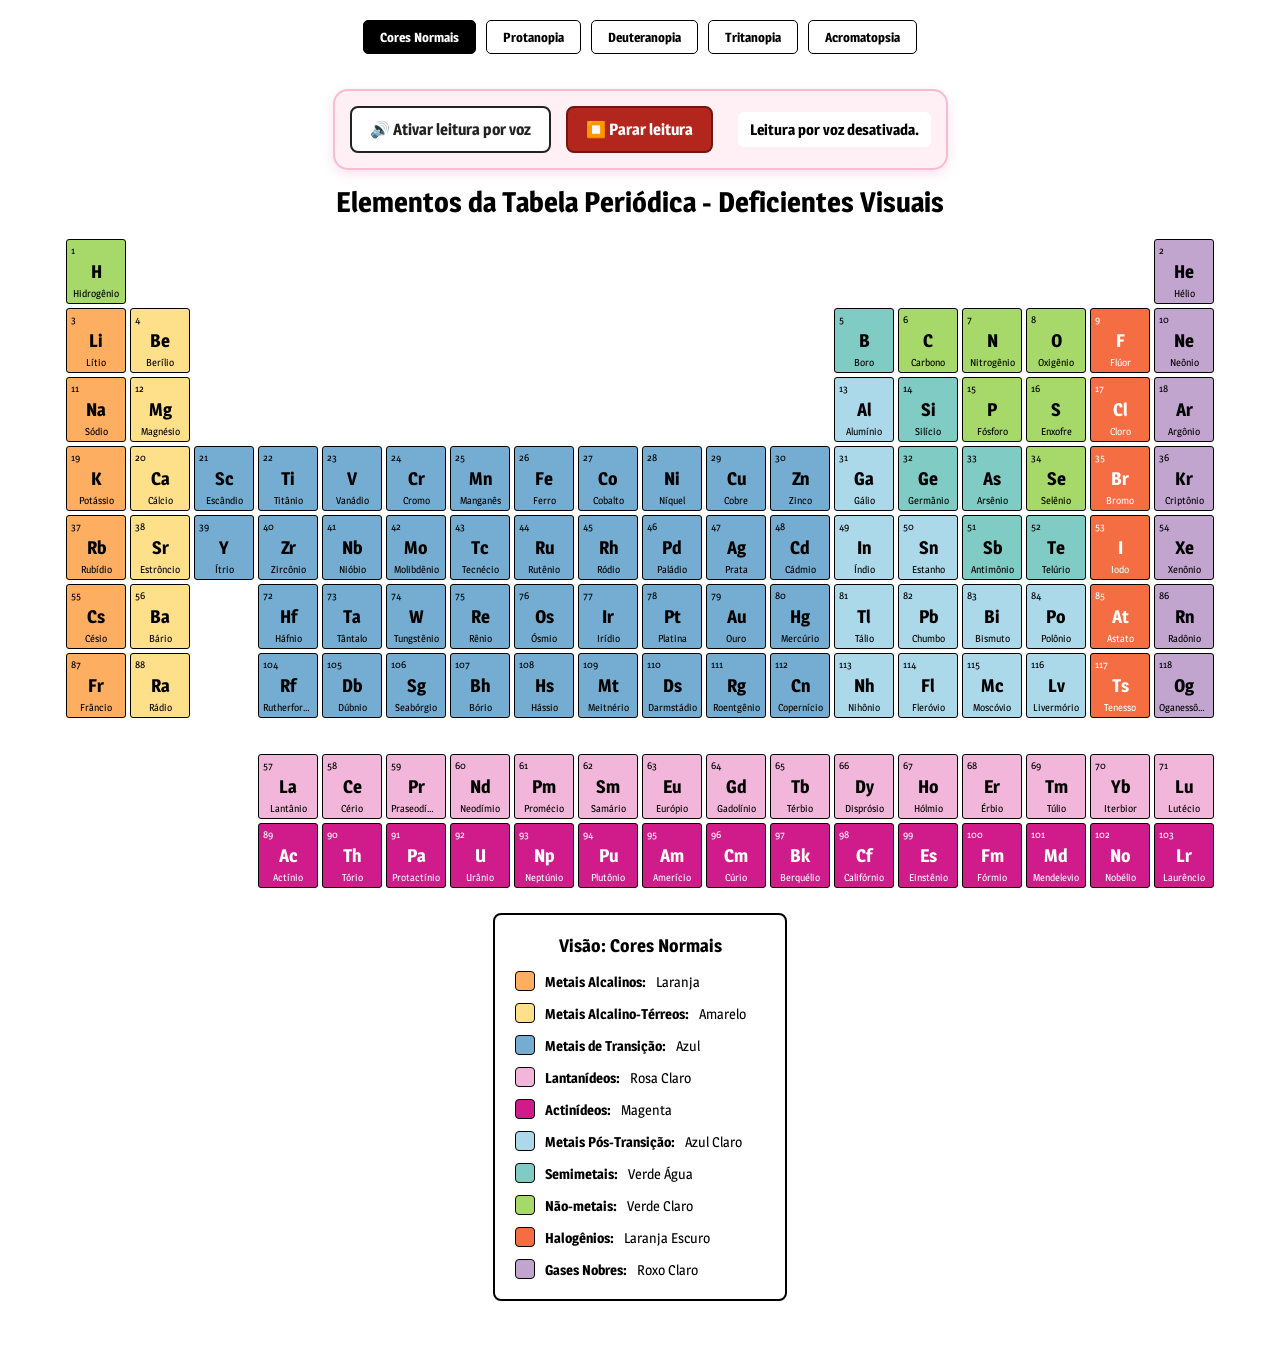
<file: index.html>
<!DOCTYPE html>
<html lang="pt-br">
<head>
    <meta charset="UTF-8">
    <meta name="viewport" content="width=device-width, initial-scale=1.0">
    <title>Trabalho de Quimica</title>
    <link rel="stylesheet" href="style.css">
</head>
<body>
    

<div class="controles-cores">
    <button class="botao-tema ativo" data-tema="padrao">Cores Normais</button>
    <button class="botao-tema" data-tema="tema1">Protanopia</button>
    <button class="botao-tema" data-tema="tema2">Deuteranopia</button>
    <button class="botao-tema" data-tema="tema3">Tritanopia</button>
    <button class="botao-tema" data-tema="tema4">Acromatopsia</button>
</div>

<main class="container">
  <div class="container" id="painel-principal" data-tema="padrao">
    <h1>Elementos da Tabela Periódica - Deficientes Visuais</h1>
    <div class="tabela-periodica">
        <!--1 e 2-->
        <div class="elemento h nao-metal">
            <span class="numero">1</span>
            <span class="simbolo">H</span>
            <span class="nome">Hidrogênio</span>
        </div>
        <div class="elemento he gas-nobre">
            <span class="numero">2</span>
            <span class="simbolo">He</span>
            <span class="nome">Hélio</span>
        </div>
    <!--3 ao 10-->
        <div class="elemento li metal-alcalino">
            <span class="numero">3</span>
            <span class="simbolo">Li</span>
            <span class="nome">Lítio</span>
        </div>
        <div class="elemento be metal-alcalino-terreo">
            <span class="numero">4</span>
            <span class="simbolo">Be</span>
            <span class="nome">Berílio</span>
        </div>
        <div class="elemento b semimetal">
            <span class="numero">5</span>
            <span class="simbolo">B</span>
            <span class="nome">Boro</span>
        </div>
        <div class="elemento c nao-metal">
            <span class="numero">6</span>
            <span class="simbolo">C</span>
            <span class="nome">Carbono</span>
        </div>

        <div class="elemento n nao-metal">
        <span class="numero">7</span>
        <span class="simbolo">N</span>
        <span class="nome">Nitrogênio</span>
      </div>
      <div class="elemento o nao-metal">
        <span class="numero">8</span>
        <span class="simbolo">O</span>
        <span class="nome">Oxigênio</span>
      </div>
      <div class="elemento f halogenio">
        <span class="numero">9</span>
        <span class="simbolo">F</span>
        <span class="nome">Flúor</span>
      </div>
      <div class="elemento ne gas-nobre">
        <span class="numero">10</span>
        <span class="simbolo">Ne</span>
        <span class="nome">Neônio</span>
      </div>

      <!-- 11 ao 20 -->
      <div class="elemento na metal-alcalino">
        <span class="numero">11</span>
        <span class="simbolo">Na</span>
        <span class="nome">Sódio</span>
      </div>
      <div class="elemento mg metal-alcalino-terreo">
        <span class="numero">12</span>
        <span class="simbolo">Mg</span>
        <span class="nome">Magnésio</span>
      </div>
      <div class="elemento al metal-pos-transicao">
        <span class="numero">13</span>
        <span class="simbolo">Al</span>
        <span class="nome">Alumínio</span>
      </div>
      <div class="elemento si semimetal">
        <span class="numero">14</span>
        <span class="simbolo">Si</span>
        <span class="nome">Silício</span>
      </div>
      <div class="elemento p nao-metal">
        <span class="numero">15</span>
        <span class="simbolo">P</span>
        <span class="nome">Fósforo</span>
      </div>
      <div class="elemento s nao-metal">
        <span class="numero">16</span>
        <span class="simbolo">S</span>
        <span class="nome">Enxofre</span>
      </div>
      <div class="elemento cl halogenio">
        <span class="numero">17</span>
        <span class="simbolo">Cl</span>
        <span class="nome">Cloro</span>
      </div>
      <div class="elemento ar gas-nobre">
        <span class="numero">18</span>
        <span class="simbolo">Ar</span>
        <span class="nome">Argônio</span>
      </div>
      <div class="elemento k metal-alcalino">
        <span class="numero">19</span>
        <span class="simbolo">K</span>
        <span class="nome">Potássio</span>
      </div>
      <div class="elemento ca metal-alcalino-terreo">
        <span class="numero">20</span>
        <span class="simbolo">Ca</span>
        <span class="nome">Cálcio</span>
      </div>

      <!-- 21 ao 30 -->
      <div class="elemento sc metal-transicao">
        <span class="numero">21</span>
        <span class="simbolo">Sc</span>
        <span class="nome">Escândio</span>
      </div>
      <div class="elemento ti metal-transicao">
        <span class="numero">22</span>
        <span class="simbolo">Ti</span>
        <span class="nome">Titânio</span>
      </div>
      <div class="elemento v metal-transicao">
        <span class="numero">23</span>
        <span class="simbolo">V</span>
        <span class="nome">Vanádio</span>
      </div>
      <div class="elemento cr metal-transicao">
        <span class="numero">24</span>
        <span class="simbolo">Cr</span>
        <span class="nome">Cromo</span>
      </div>
      <div class="elemento mn metal-transicao">
        <span class="numero">25</span>
        <span class="simbolo">Mn</span>
        <span class="nome">Manganês</span>
      </div>
      <div class="elemento fe metal-transicao">
        <span class="numero">26</span>
        <span class="simbolo">Fe</span>
        <span class="nome">Ferro</span>
      </div>
      <div class="elemento co metal-transicao">
        <span class="numero">27</span>
        <span class="simbolo">Co</span>
        <span class="nome">Cobalto</span>
      </div>
      <div class="elemento ni metal-transicao">
        <span class="numero">28</span>
        <span class="simbolo">Ni</span>
        <span class="nome">Níquel</span>
      </div>
      <div class="elemento cu metal-transicao">
        <span class="numero">29</span>
        <span class="simbolo">Cu</span>
        <span class="nome">Cobre</span>
      </div>
      <div class="elemento zn metal-transicao">
        <span class="numero">30</span>
        <span class="simbolo">Zn</span>
        <span class="nome">Zinco</span>
      </div>

      <!-- 31 ao 40 -->
      <div class="elemento ga metal-pos-transicao">
        <span class="numero">31</span>
        <span class="simbolo">Ga</span>
        <span class="nome">Gálio</span>
      </div>
      <div class="elemento ge semimetal">
        <span class="numero">32</span>
        <span class="simbolo">Ge</span>
        <span class="nome">Germânio</span>
      </div>
      <div class="elemento as semimetal">
        <span class="numero">33</span>
        <span class="simbolo">As</span>
        <span class="nome">Arsênio</span>
      </div>
      <div class="elemento se nao-metal">
        <span class="numero">34</span>
        <span class="simbolo">Se</span>
        <span class="nome">Selênio</span>
      </div>
      <div class="elemento br halogenio">
        <span class="numero">35</span>
        <span class="simbolo">Br</span>
        <span class="nome">Bromo</span>
      </div>
      <div class="elemento kr gas-nobre">
        <span class="numero">36</span>
        <span class="simbolo">Kr</span>
        <span class="nome">Criptônio</span>
      </div>
      <div class="elemento rb metal-alcalino">
        <span class="numero">37</span>
        <span class="simbolo">Rb</span>
        <span class="nome">Rubídio</span>
      </div>
      <div class="elemento sr metal-alcalino-terreo">
        <span class="numero">38</span>
        <span class="simbolo">Sr</span>
        <span class="nome">Estrôncio</span>
      </div>
      <div class="elemento y metal-transicao">
        <span class="numero">39</span>
        <span class="simbolo">Y</span>
        <span class="nome">Ítrio</span>
      </div>
      <div class="elemento zr metal-transicao">
        <span class="numero">40</span>
        <span class="simbolo">Zr</span>
        <span class="nome">Zircônio</span>
      </div>

      <!-- 41 ao 50 -->
      <div class="elemento nb metal-transicao">
        <span class="numero">41</span>
        <span class="simbolo">Nb</span>
        <span class="nome">Nióbio</span>
      </div>
      <div class="elemento mo metal-transicao">
        <span class="numero">42</span>
        <span class="simbolo">Mo</span>
        <span class="nome">Molibdênio</span>
      </div>
      <div class="elemento tc metal-transicao">
        <span class="numero">43</span>
        <span class="simbolo">Tc</span>
        <span class="nome">Tecnécio</span>
      </div>
      <div class="elemento ru metal-transicao">
        <span class="numero">44</span>
        <span class="simbolo">Ru</span>
        <span class="nome">Rutênio</span>
      </div>
      <div class="elemento rh metal-transicao">
        <span class="numero">45</span>
        <span class="simbolo">Rh</span>
        <span class="nome">Ródio</span>
      </div>
      <div class="elemento pd metal-transicao">
        <span class="numero">46</span>
        <span class="simbolo">Pd</span>
        <span class="nome">Paládio</span>
      </div>
      <div class="elemento ag metal-transicao">
        <span class="numero">47</span>
        <span class="simbolo">Ag</span>
        <span class="nome">Prata</span>
      </div>
      <div class="elemento cd metal-transicao">
        <span class="numero">48</span>
        <span class="simbolo">Cd</span>
        <span class="nome">Cádmio</span>
      </div>
      <div class="elemento in metal-pos-transicao">
        <span class="numero">49</span>
        <span class="simbolo">In</span>
        <span class="nome">Índio</span>
      </div>
      <div class="elemento sn metal-pos-transicao">
        <span class="numero">50</span>
        <span class="simbolo">Sn</span>
        <span class="nome">Estanho</span>
      </div>

      <!-- 51 ao 60 -->
      <div class="elemento sb semimetal">
        <span class="numero">51</span>
        <span class="simbolo">Sb</span>
        <span class="nome">Antimônio</span>
      </div>
      <div class="elemento te semimetal">
        <span class="numero">52</span>
        <span class="simbolo">Te</span>
        <span class="nome">Telúrio</span>
      </div>
      <div class="elemento i halogenio">
        <span class="numero">53</span>
        <span class="simbolo">I</span>
        <span class="nome">Iodo</span>
      </div>
      <div class="elemento xe gas-nobre">
        <span class="numero">54</span>
        <span class="simbolo">Xe</span>
        <span class="nome">Xenônio</span>
      </div>
      <div class="elemento cs metal-alcalino">
        <span class="numero">55</span>
        <span class="simbolo">Cs</span>
        <span class="nome">Césio</span>
      </div>
      <div class="elemento ba metal-alcalino-terreo">
        <span class="numero">56</span>
        <span class="simbolo">Ba</span>
        <span class="nome">Bário</span>
      </div>
      <div class="elemento la lantanideo">
        <span class="numero">57</span>
        <span class="simbolo">La</span>
        <span class="nome">Lantânio</span>
      </div>
      <div class="elemento ce lantanideo">
        <span class="numero">58</span>
        <span class="simbolo">Ce</span>
        <span class="nome">Cério</span>
      </div>

<!-- ELEMENTO 59 AQUI!!!!-->

      <div class="elemento pr lantanideo ">
        <span class="numero">59</span>
        <span class="simbolo">Pr</span>
        <span class="nome">Praseodímio</span>
      </div>
      <div class="elemento nd lantanideo ">
        <span class="numero">60</span>
        <span class="simbolo">Nd</span>
        <span class="nome">Neodímio</span>
      </div>

      <!-- 61 ao 70 -->
      <div class="elemento pm lantanideo">
        <span class="numero">61</span>
        <span class="simbolo">Pm</span>
        <span class="nome">Promécio</span>
      </div>
      <div class="elemento sm lantanideo">
        <span class="numero">62</span>
        <span class="simbolo">Sm</span>
        <span class="nome">Samário</span>
      </div>
      <div class="elemento eu lantanideo">
        <span class="numero">63</span>
        <span class="simbolo">Eu</span>
        <span class="nome">Európio</span>
      </div>
      <div class="elemento gd lantanideo">
        <span class="numero">64</span>
        <span class="simbolo">Gd</span>
        <span class="nome">Gadolínio</span>
      </div>
      <div class="elemento tb lantanideo">
        <span class="numero">65</span>
        <span class="simbolo">Tb</span>
        <span class="nome">Térbio</span>
      </div>
      <div class="elemento dy lantanideo">
        <span class="numero">66</span>
        <span class="simbolo">Dy</span>
        <span class="nome">Disprósio</span>
      </div>
      <div class="elemento ho lantanideo">
        <span class="numero">67</span>
        <span class="simbolo">Ho</span>
        <span class="nome">Hólmio</span>
      </div>
      <div class="elemento er lantanideo">
        <span class="numero">68</span>
        <span class="simbolo">Er</span>
        <span class="nome">Érbio</span>
      </div>
      <div class="elemento tm lantanideo">
        <span class="numero">69</span>
        <span class="simbolo">Tm</span>
        <span class="nome">Túlio</span>
      </div>
      <div class="elemento yb lantanideo">
        <span class="numero">70</span>
        <span class="simbolo">Yb</span>
        <span class="nome">Iterbior</span>
      </div>

      <!-- 71 ao 80 -->
      <div class="elemento lu lantanideo">
        <span class="numero">71</span>
        <span class="simbolo">Lu</span>
        <span class="nome">Lutécio</span>
      </div>
      <div class="elemento hf metal-transicao">
        <span class="numero">72</span>
        <span class="simbolo">Hf</span>
        <span class="nome">Háfnio</span>
      </div>
      <div class="elemento ta metal-transicao">
        <span class="numero">73</span>
        <span class="simbolo">Ta</span>
        <span class="nome">Tântalo</span>
      </div>
      <div class="elemento w metal-transicao">
        <span class="numero">74</span>
        <span class="simbolo">W</span>
        <span class="nome">Tungstênio</span>
      </div>
      <div class="elemento re metal-transicao">
        <span class="numero">75</span>
        <span class="simbolo">Re</span>
        <span class="nome">Rênio</span>
      </div>
      <div class="elemento os metal-transicao">
        <span class="numero">76</span>
        <span class="simbolo">Os</span>
        <span class="nome">Ósmio</span>
      </div>
      <div class="elemento ir metal-transicao">
        <span class="numero">77</span>
        <span class="simbolo">Ir</span>
        <span class="nome">Irídio</span>
      </div>
      <div class="elemento pt metal-transicao">
        <span class="numero">78</span>
        <span class="simbolo">Pt</span>
        <span class="nome">Platina</span>
      </div>
      <div class="elemento au metal-transicao">
        <span class="numero">79</span>
        <span class="simbolo">Au</span>
        <span class="nome">Ouro</span>
      </div>
      <div class="elemento hg metal-transicao">
        <span class="numero">80</span>
        <span class="simbolo">Hg</span>
        <span class="nome">Mercúrio</span>
      </div>

      <!-- 81 ao 90 -->
      <div class="elemento tl metal-pos-transicao">
        <span class="numero">81</span>
        <span class="simbolo">Tl</span>
        <span class="nome">Tálio</span>
      </div>
      <div class="elemento pb metal-pos-transicao">
        <span class="numero">82</span>
        <span class="simbolo">Pb</span>
        <span class="nome">Chumbo</span>
      </div>
      <div class="elemento bi metal-pos-transicao">
        <span class="numero">83</span>
        <span class="simbolo">Bi</span>
        <span class="nome">Bismuto</span>
      </div>
      <div class="elemento po metal-pos-transicao">
        <span class="numero">84</span>
        <span class="simbolo">Po</span>
        <span class="nome">Polônio</span>
      </div>
      <div class="elemento at halogenio">
        <span class="numero">85</span>
        <span class="simbolo">At</span>
        <span class="nome">Astato</span>
      </div>
      <div class="elemento rn gas-nobre">
        <span class="numero">86</span>
        <span class="simbolo">Rn</span>
        <span class="nome">Radônio</span>
      </div>
      <div class="elemento fr metal-alcalino">
        <span class="numero">87</span>
        <span class="simbolo">Fr</span>
        <span class="nome">Frâncio</span>
      </div>
      <div class="elemento ra metal-alcalino-terreo">
        <span class="numero">88</span>
        <span class="simbolo">Ra</span>
        <span class="nome">Rádio</span>
      </div>
      <div class="elemento ac actinideo">
        <span class="numero">89</span>
        <span class="simbolo">Ac</span>
        <span class="nome">Actínio</span>
      </div>
      <div class="elemento th actinideo">
        <span class="numero">90</span>
        <span class="simbolo">Th</span>
        <span class="nome">Tório</span>
      </div>

      <!-- 91 ao 100 -->
      <div class="elemento pa actinideo">
        <span class="numero">91</span>
        <span class="simbolo">Pa</span>
        <span class="nome">Protactínio</span>
      </div>
      <div class="elemento u actinideo">
        <span class="numero">92</span>
        <span class="simbolo">U</span>
        <span class="nome">Urânio</span>
      </div>
      <div class="elemento np actinideo">
        <span class="numero">93</span>
        <span class="simbolo">Np</span>
        <span class="nome">Neptúnio</span>
      </div>
      <div class="elemento pu actinideo">
        <span class="numero">94</span>
        <span class="simbolo">Pu</span>
        <span class="nome">Plutônio</span>
      </div>
      <div class="elemento am actinideo">
        <span class="numero">95</span>
        <span class="simbolo">Am</span>
        <span class="nome">Amerício</span>
      </div>
      <div class="elemento cm actinideo">
        <span class="numero">96</span>
        <span class="simbolo">Cm</span>
        <span class="nome">Cúrio</span>
      </div>
      <div class="elemento bk actinideo">
        <span class="numero">97</span>
        <span class="simbolo">Bk</span>
        <span class="nome">Berquélio</span>
      </div>
      <div class="elemento cf actinideo">
        <span class="numero">98</span>
        <span class="simbolo">Cf</span>
        <span class="nome">Califórnio</span>
      </div>
      <div class="elemento es actinideo">
        <span class="numero">99</span>
        <span class="simbolo">Es</span>
        <span class="nome">Einstênio</span>
      </div>
      <div class="elemento fm actinideo">
        <span class="numero">100</span>
        <span class="simbolo">Fm</span>
        <span class="nome">Fórmio</span>
      </div>

      <!-- 101 ao 118 -->
      <div class="elemento md actinideo">
        <span class="numero">101</span>
        <span class="simbolo">Md</span>
        <span class="nome">Mendelevio</span>
      </div>
      <div class="elemento no actinideo">
        <span class="numero">102</span>
        <span class="simbolo">No</span>
        <span class="nome">Nobélio</span>
      </div>
      <div class="elemento lr actinideo">
        <span class="numero">103</span>
        <span class="simbolo">Lr</span>
        <span class="nome">Laurêncio</span>
      </div>
      <div class="elemento rf metal-transicao">
        <span class="numero">104</span>
        <span class="simbolo">Rf</span>
        <span class="nome">Rutherfordio</span>
      </div>
      <div class="elemento db metal-transicao">
        <span class="numero">105</span>
        <span class="simbolo">Db</span>
        <span class="nome">Dúbnio</span>
      </div>
      <div class="elemento sg metal-transicao">
        <span class="numero">106</span>
        <span class="simbolo">Sg</span>
        <span class="nome">Seabórgio</span>
      </div>
      <div class="elemento bh metal-transicao">
        <span class="numero">107</span>
        <span class="simbolo">Bh</span>
        <span class="nome">Bório</span>
      </div>
      <div class="elemento hs metal-transicao">
        <span class="numero">108</span>
        <span class="simbolo">Hs</span>
        <span class="nome">Hássio</span>
      </div>
      <div class="elemento mt metal-transicao">
        <span class="numero">109</span>
        <span class="simbolo">Mt</span>
        <span class="nome">Meitnério</span>
      </div>
      <div class="elemento ds metal-transicao">
        <span class="numero">110</span>
        <span class="simbolo">Ds</span>
        <span class="nome">Darmstádio</span>
      </div>
      <div class="elemento rg metal-transicao">
        <span class="numero">111</span>
        <span class="simbolo">Rg</span>
        <span class="nome">Roentgênio</span>
      </div>
      <div class="elemento cn metal-transicao">
        <span class="numero">112</span>
        <span class="simbolo">Cn</span>
        <span class="nome">Copernício</span>
      </div>
      <div class="elemento nh metal-pos-transicao">
        <span class="numero">113</span>
        <span class="simbolo">Nh</span>
        <span class="nome">Nihônio</span>
      </div>
      <div class="elemento fl metal-pos-transicao">
        <span class="numero">114</span>
        <span class="simbolo">Fl</span>
        <span class="nome">Fleróvio</span>
      </div>
      <div class="elemento mc metal-pos-transicao">
        <span class="numero">115</span>
        <span class="simbolo">Mc</span>
        <span class="nome">Moscóvio</span>
      </div>
      <div class="elemento lv metal-pos-transicao">
        <span class="numero">116</span>
        <span class="simbolo">Lv</span>
        <span class="nome">Livermório</span>
      </div>
      <div class="elemento ts halogenio">
        <span class="numero">117</span>
        <span class="simbolo">Ts</span>
        <span class="nome">Tenesso</span>
      </div>
      <div class="elemento og gas-nobre">
        <span class="numero">118</span>
        <span class="simbolo">Og</span>
        <span class="nome">Oganessônio</span>
      </div>
    </div>
  </div>
</main>
    <script src="script.js"></script>

    <div class="painel-legenda">
        <h3 id="titulo-modo-legenda">Visão: Cores Normais</h3>
        <ul class="lista-legenda-dinamica">
            <li><span class="cor-box" id="box-alcalino"></span> <strong>Metais Alcalinos:</strong> <span id="txt-alcalino">Laranja</span></li>
            <li><span class="cor-box" id="box-alcalino-terreo"></span> <strong>Metais Alcalino-Térreos:</strong> <span id="txt-alcalino-terreo">Amarelo</span></li>
            <li><span class="cor-box" id="box-transicao"></span> <strong>Metais de Transição:</strong> <span id="txt-transicao">Azul</span></li>
            <li><span class="cor-box" id="box-lantanideo"></span> <strong>Lantanídeos:</strong> <span id="txt-lantanideo">Rosa Claro</span></li>
            <li><span class="cor-box" id="box-actinideo"></span> <strong>Actinídeos:</strong> <span id="txt-actinideo">Magenta/Rosa Escuro</span></li>
            <li><span class="cor-box" id="box-pos-transicao"></span> <strong>Metais Pós-Transição:</strong> <span id="txt-pos-transicao">Azul Claro</span></li>
            <li><span class="cor-box" id="box-semimetal"></span> <strong>Semimetais:</strong> <span id="txt-semimetal">Verde Água</span></li>
            <li><span class="cor-box" id="box-nao-metal"></span> <strong>Não-metais:</strong> <span id="txt-nao-metal">Verde Claro</span></li>
            <li><span class="cor-box" id="box-halogenio"></span> <strong>Halogênios:</strong> <span id="txt-halogenio">Laranja Escuro</span></li>
            <li><span class="cor-box" id="box-gas-nobre"></span> <strong>Gases Nobres:</strong> <span id="txt-gas-nobre">Roxo Claro</span></li>
        </ul>
    </div>

</div>
    
</body>
</html>
</file>
<file: style.css>
@import url('https://fonts.googleapis.com/css2?family=Magra:wght@400;700&display=swap');

/* CONFIGURAÇÕES GERAIS */

* {
    box-sizing: border-box;
    margin: 0;
    padding: 0;
    font-family: "Magra", sans-serif;
}

body {
    background-color: #ffffff;
    color: #000000;
    padding: 20px;
    display: flex;
    flex-direction: column;
    align-items: center;
}

.container {
    width: 100%;
    max-width: 1300px;
    margin: 0 auto;
}

h1 {
    text-align: center;
    margin-bottom: 20px;
    font-size: 28px;
}

/* BOTÕES DOS TEMAS */

.controles-cores {
    display: flex;
    justify-content: center;
    flex-wrap: wrap;
    gap: 10px;
    margin-bottom: 20px;
}

.botao-tema {
    padding: 8px 16px;
    border: 1px solid #000000;
    border-radius: 5px;
    background-color: #ffffff;
    color: #000000;
    cursor: pointer;
    font-weight: bold;
    transition: 0.2s ease;
}

.botao-tema:hover {
    transform: scale(1.05);
}

.botao-tema.ativo {
    background-color: #000000;
    color: #ffffff;
}

/* TABELA PERIÓDICA */

.tabela-periodica {
    display: grid;
    grid-template-columns: repeat(18, 60px);
    gap: 4px;
    justify-content: center;
}

/* QUADRADOS DOS ELEMENTOS */

.elemento {
    border: 1px solid #000000;
    padding: 4px;
    min-height: 65px;

    display: flex;
    flex-direction: column;
    justify-content: space-between;

    text-align: center;
    border-radius: 3px;

    transition:
        transform 0.2s ease,
        box-shadow 0.2s ease,
        z-index 0.2s ease;

    cursor: pointer;
}

.elemento:hover {
    transform: scale(1.8);
    z-index: 100;
    box-shadow: 0 8px 16px rgba(0, 0, 0, 0.3);
}

/* NÚMERO ATÔMICO */

.numero {
    font-size: 10px;
    text-align: left;
}

/* SÍMBOLO */

.simbolo {
    font-weight: bold;
    font-size: 18px;
}

/* NOME */

.nome {
    font-size: 10px;
    text-align: center;

    white-space: nowrap;
    overflow: hidden;
    text-overflow: ellipsis;

    max-width: 100%;
}

/* POSICIONAMENTO DOS ELEMENTOS */

/* PERÍODO 1 */

.h {
    grid-column: 1;
    grid-row: 1;
}

.he {
    grid-column: 18;
    grid-row: 1;
}

/* PERÍODO 2 */

.li {
    grid-column: 1;
    grid-row: 2;
}

.be {
    grid-column: 2;
    grid-row: 2;
}

.b {
    grid-column: 13;
    grid-row: 2;
}

.c {
    grid-column: 14;
    grid-row: 2;
}

.n {
    grid-column: 15;
    grid-row: 2;
}

.o {
    grid-column: 16;
    grid-row: 2;
}

.f {
    grid-column: 17;
    grid-row: 2;
}

.ne {
    grid-column: 18;
    grid-row: 2;
}

/* PERÍODO 3 */

.na {
    grid-column: 1;
    grid-row: 3;
}

.mg {
    grid-column: 2;
    grid-row: 3;
}

.al {
    grid-column: 13;
    grid-row: 3;
}

.si {
    grid-column: 14;
    grid-row: 3;
}

.p {
    grid-column: 15;
    grid-row: 3;
}

.s {
    grid-column: 16;
    grid-row: 3;
}

.cl {
    grid-column: 17;
    grid-row: 3;
}

.ar {
    grid-column: 18;
    grid-row: 3;
}

/* PERÍODO 4 */

.k {
    grid-column: 1;
    grid-row: 4;
}

.ca {
    grid-column: 2;
    grid-row: 4;
}

.sc {
    grid-column: 3;
    grid-row: 4;
}

.ti {
    grid-column: 4;
    grid-row: 4;
}

.v {
    grid-column: 5;
    grid-row: 4;
}

.cr {
    grid-column: 6;
    grid-row: 4;
}

.mn {
    grid-column: 7;
    grid-row: 4;
}

.fe {
    grid-column: 8;
    grid-row: 4;
}

.co {
    grid-column: 9;
    grid-row: 4;
}

.ni {
    grid-column: 10;
    grid-row: 4;
}

.cu {
    grid-column: 11;
    grid-row: 4;
}

.zn {
    grid-column: 12;
    grid-row: 4;
}

.ga {
    grid-column: 13;
    grid-row: 4;
}

.ge {
    grid-column: 14;
    grid-row: 4;
}

.as {
    grid-column: 15;
    grid-row: 4;
}

.se {
    grid-column: 16;
    grid-row: 4;
}

.br {
    grid-column: 17;
    grid-row: 4;
}

.kr {
    grid-column: 18;
    grid-row: 4;
}

/* PERÍODO 5 */

.rb {
    grid-column: 1;
    grid-row: 5;
}

.sr {
    grid-column: 2;
    grid-row: 5;
}

.y {
    grid-column: 3;
    grid-row: 5;
}

.zr {
    grid-column: 4;
    grid-row: 5;
}

.nb {
    grid-column: 5;
    grid-row: 5;
}

.mo {
    grid-column: 6;
    grid-row: 5;
}

.tc {
    grid-column: 7;
    grid-row: 5;
}

.ru {
    grid-column: 8;
    grid-row: 5;
}

.rh {
    grid-column: 9;
    grid-row: 5;
}

.pd {
    grid-column: 10;
    grid-row: 5;
}

.ag {
    grid-column: 11;
    grid-row: 5;
}

.cd {
    grid-column: 12;
    grid-row: 5;
}

.in {
    grid-column: 13;
    grid-row: 5;
}

.sn {
    grid-column: 14;
    grid-row: 5;
}

.sb {
    grid-column: 15;
    grid-row: 5;
}

.te {
    grid-column: 16;
    grid-row: 5;
}

.i {
    grid-column: 17;
    grid-row: 5;
}

.xe {
    grid-column: 18;
    grid-row: 5;
}

/* PERÍODO 6 */

.cs {
    grid-column: 1;
    grid-row: 6;
}

.ba {
    grid-column: 2;
    grid-row: 6;
}

.hf {
    grid-column: 4;
    grid-row: 6;
}

.ta {
    grid-column: 5;
    grid-row: 6;
}

.w {
    grid-column: 6;
    grid-row: 6;
}

.re {
    grid-column: 7;
    grid-row: 6;
}

.os {
    grid-column: 8;
    grid-row: 6;
}

.ir {
    grid-column: 9;
    grid-row: 6;
}

.pt {
    grid-column: 10;
    grid-row: 6;
}

.au {
    grid-column: 11;
    grid-row: 6;
}

.hg {
    grid-column: 12;
    grid-row: 6;
}

.tl {
    grid-column: 13;
    grid-row: 6;
}

.pb {
    grid-column: 14;
    grid-row: 6;
}

.bi {
    grid-column: 15;
    grid-row: 6;
}

.po {
    grid-column: 16;
    grid-row: 6;
}

.at {
    grid-column: 17;
    grid-row: 6;
}

.rn {
    grid-column: 18;
    grid-row: 6;
}

/* PERÍODO 7 */

.fr {
    grid-column: 1;
    grid-row: 7;
}

.ra {
    grid-column: 2;
    grid-row: 7;
}

.rf {
    grid-column: 4;
    grid-row: 7;
}

.db {
    grid-column: 5;
    grid-row: 7;
}

.sg {
    grid-column: 6;
    grid-row: 7;
}

.bh {
    grid-column: 7;
    grid-row: 7;
}

.hs {
    grid-column: 8;
    grid-row: 7;
}

.mt {
    grid-column: 9;
    grid-row: 7;
}

.ds {
    grid-column: 10;
    grid-row: 7;
}

.rg {
    grid-column: 11;
    grid-row: 7;
}

.cn {
    grid-column: 12;
    grid-row: 7;
}

.nh {
    grid-column: 13;
    grid-row: 7;
}

.fl {
    grid-column: 14;
    grid-row: 7;
}

.mc {
    grid-column: 15;
    grid-row: 7;
}

.lv {
    grid-column: 16;
    grid-row: 7;
}

.ts {
    grid-column: 17;
    grid-row: 7;
}

.og {
    grid-column: 18;
    grid-row: 7;
}

/* LANTANÍDEOS */

.la {
    grid-column: 4;
    grid-row: 16;
}

.ce {
    grid-column: 5;
    grid-row: 16;
}

.pr {
    grid-column: 6;
    grid-row: 16;
}

.nd {
    grid-column: 7;
    grid-row: 16;
}

.pm {
    grid-column: 8;
    grid-row: 16;
}

.sm {
    grid-column: 9;
    grid-row: 16;
}

.eu {
    grid-column: 10;
    grid-row: 16;
}

.gd {
    grid-column: 11;
    grid-row: 16;
}

.tb {
    grid-column: 12;
    grid-row: 16;
}

.dy {
    grid-column: 13;
    grid-row: 16;
}

.ho {
    grid-column: 14;
    grid-row: 16;
}

.er {
    grid-column: 15;
    grid-row: 16;
}

.tm {
    grid-column: 16;
    grid-row: 16;
}

.yb {
    grid-column: 17;
    grid-row: 16;
}

.lu {
    grid-column: 18;
    grid-row: 16;
}

/* ACTINÍDEOS */

.ac {
    grid-column: 4;
    grid-row: 17;
}

.th {
    grid-column: 5;
    grid-row: 17;
}

.pa {
    grid-column: 6;
    grid-row: 17;
}

.u {
    grid-column: 7;
    grid-row: 17;
}

.np {
    grid-column: 8;
    grid-row: 17;
}

.pu {
    grid-column: 9;
    grid-row: 17;
}

.am {
    grid-column: 10;
    grid-row: 17;
}

.cm {
    grid-column: 11;
    grid-row: 17;
}

.bk {
    grid-column: 12;
    grid-row: 17;
}

.cf {
    grid-column: 13;
    grid-row: 17;
}

.es {
    grid-column: 14;
    grid-row: 17;
}

.fm {
    grid-column: 15;
    grid-row: 17;
}

.md {
    grid-column: 16;
    grid-row: 17;
}

.no {
    grid-column: 17;
    grid-row: 17;
}

.lr {
    grid-column: 18;
    grid-row: 17;
}

/* TEMA 1 — PROTANOPIA */

.container[data-tema="tema1"] .metal-alcalino {
    background-color: #0072B2;
    color: #ffffff;
}

.container[data-tema="tema1"] .metal-alcalino-terreo {
    background-color: #E69F00;
    color: #000000;
}

.container[data-tema="tema1"] .metal-transicao {
    background-color: #785EF0;
    color: #ffffff;
}

.container[data-tema="tema1"] .gas-nobre {
    background-color: #56B4E9;
    color: #000000;
}

.container[data-tema="tema1"] .halogenio {
    background-color: #4A4A4A;
    color: #ffffff;
}

.container[data-tema="tema1"] .lantanideo {
    background-color: #003366;
    color: #ffffff;
}

.container[data-tema="tema1"] .actinideo {
    background-color: #004D40;
    color: #ffffff;
}

.container[data-tema="tema1"] .metal-pos-transicao {
    background-color: #F0E442;
    color: #000000;
}

.container[data-tema="tema1"] .semimetal {
    background-color: #B39DDB;
    color: #000000;
}

.container[data-tema="tema1"] .nao-metal {
    background-color: #FFF2AE;
    color: #000000;
}

/* TEMA 2 — DEUTERANOPIA */

.container[data-tema="tema2"] .metal-alcalino {
    background-color: #56B4E9;
    color: #000000;
}

.container[data-tema="tema2"] .metal-alcalino-terreo {
    background-color: #E69F00;
    color: #000000;
}

.container[data-tema="tema2"] .metal-transicao {
    background-color: #DC267F;
    color: #ffffff;
}

.container[data-tema="tema2"] .gas-nobre {
    background-color: #0072B2;
    color: #ffffff;
}

.container[data-tema="tema2"] .halogenio {
    background-color: #581C87;
    color: #ffffff;
}

.container[data-tema="tema2"] .lantanideo {
    background-color: #FFB000;
    color: #000000;
}

.container[data-tema="tema2"] .actinideo {
    background-color: #D8BFD8;
    color: #000000;
}

.container[data-tema="tema2"] .metal-pos-transicao {
    background-color: #FFC107;
    color: #000000;
}

.container[data-tema="tema2"] .semimetal {
    background-color: #648FFF;
    color: #ffffff;
}

.container[data-tema="tema2"] .nao-metal {
    background-color: #33B5E5;
    color: #000000;
}

/* TEMA 3 — TRITANOPIA */

.container[data-tema="tema3"] .metal-alcalino {
    background-color: #D55E00;
    color: #ffffff;
}

.container[data-tema="tema3"] .metal-alcalino-terreo {
    background-color: #CC702C;
    color: #ffffff;
}

.container[data-tema="tema3"] .metal-transicao {
    background-color: #8C564B;
    color: #ffffff;
}

.container[data-tema="tema3"] .gas-nobre {
    background-color: #2CA02C;
    color: #ffffff;
}

.container[data-tema="tema3"] .halogenio {
    background-color: #F7B6D2;
    color: #000000;
}

.container[data-tema="tema3"] .lantanideo {
    background-color: #800000;
    color: #ffffff;
}

.container[data-tema="tema3"] .actinideo {
    background-color: #C0504D;
    color: #ffffff;
}

.container[data-tema="tema3"] .metal-pos-transicao {
    background-color: #E0E0E0;
    color: #000000;
}

.container[data-tema="tema3"] .semimetal {
    background-color: #FA8072;
    color: #000000;
}

.container[data-tema="tema3"] .nao-metal {
    background-color: #556B2F;
    color: #ffffff;
}

/* TEMA 4 — ACROMATOPSIA */

.container[data-tema="tema4"] .metal-alcalino {
    background-color: #FFFFFF;
    color: #000000;

    background-image: repeating-linear-gradient(
        45deg,
        #FFFFFF 0px,
        #FFFFFF 5px,
        #555555 5px,
        #555555 7px
    );
}

.container[data-tema="tema4"] .metal-alcalino-terreo {
    background-color: #E5E7EB;
    color: #000000;

    background-image: repeating-linear-gradient(
        -45deg,
        #E5E7EB 0px,
        #E5E7EB 5px,
        #555555 5px,
        #555555 7px
    );
}

.container[data-tema="tema4"] .metal-transicao {
    background-color: #9CA3AF;
    color: #000000;

    background-image: radial-gradient(
        #333333 1px,
        transparent 1px
    );

    background-size: 6px 6px;
}

.container[data-tema="tema4"] .gas-nobre {
    background-color: #D1D5DB;
    color: #000000;

    background-image:
        linear-gradient(#555555 1px, transparent 1px),
        linear-gradient(90deg, #555555 1px, transparent 1px);

    background-size: 8px 8px;
}

.container[data-tema="tema4"] .halogenio {
    background-color: #1F2937;
    color: #ffffff;

    background-image: repeating-linear-gradient(
        45deg,
        #1F2937 0px,
        #1F2937 5px,
        #777777 5px,
        #777777 7px
    );
}

.container[data-tema="tema4"] .lantanideo {
    background-color: #374151;
    color: #ffffff;

    background-image: repeating-linear-gradient(
        90deg,
        #374151 0px,
        #374151 4px,
        #888888 4px,
        #888888 6px
    );
}

.container[data-tema="tema4"] .actinideo {
    background-color: #111827;
    color: #ffffff;

    background-image: repeating-linear-gradient(
        0deg,
        #111827 0px,
        #111827 4px,
        #777777 4px,
        #777777 6px
    );
}

.container[data-tema="tema4"] .metal-pos-transicao {
    background-color: #E5E7EB;
    color: #000000;

    background-image: repeating-linear-gradient(
        45deg,
        #E5E7EB 0px,
        #E5E7EB 5px,
        #FFFFFF 5px,
        #FFFFFF 10px
    );
}

.container[data-tema="tema4"] .semimetal {
    background-color: #BFC3C8;
    color: #000000;

    background-image: radial-gradient(
        #333333 15%,
        transparent 16%
    );

    background-size: 7px 7px;
}

.container[data-tema="tema4"] .nao-metal {
    background-color: #D1D5DB;
    color: #000000;

    background-image: repeating-linear-gradient(
        0deg,
        #D1D5DB 0px,
        #D1D5DB 4px,
        #FFFFFF 4px,
        #FFFFFF 8px
    );
}

/* LEGENDA — TEMA 1 */

.container[data-tema="tema1"] .amostra-cor.metal-alcalino {
    background-color: #0072B2;
}

.container[data-tema="tema1"] .amostra-cor.metal-alcalino-terreo {
    background-color: #E69F00;
}

.container[data-tema="tema1"] .amostra-cor.metal-transicao {
    background-color: #785EF0;
}

.container[data-tema="tema1"] .amostra-cor.gas-nobre {
    background-color: #56B4E9;
}

.container[data-tema="tema1"] .amostra-cor.halogenio {
    background-color: #4A4A4A;
}

.container[data-tema="tema1"] .amostra-cor.lantanideo {
    background-color: #003366;
}

.container[data-tema="tema1"] .amostra-cor.actinideo {
    background-color: #004D40;
}

.container[data-tema="tema1"] .amostra-cor.metal-pos-transicao {
    background-color: #F0E442;
}

.container[data-tema="tema1"] .amostra-cor.semimetal {
    background-color: #B39DDB;
}

.container[data-tema="tema1"] .amostra-cor.nao-metal {
    background-color: #FFF2AE;
}

/* LEGENDA — TEMA 2 */

.container[data-tema="tema2"] .amostra-cor.metal-alcalino {
    background-color: #56B4E9;
}

.container[data-tema="tema2"] .amostra-cor.metal-alcalino-terreo {
    background-color: #E69F00;
}

.container[data-tema="tema2"] .amostra-cor.metal-transicao {
    background-color: #DC267F;
}

.container[data-tema="tema2"] .amostra-cor.gas-nobre {
    background-color: #0072B2;
}

.container[data-tema="tema2"] .amostra-cor.halogenio {
    background-color: #581C87;
}

.container[data-tema="tema2"] .amostra-cor.lantanideo {
    background-color: #FFB000;
}

.container[data-tema="tema2"] .amostra-cor.actinideo {
    background-color: #D8BFD8;
}

.container[data-tema="tema2"] .amostra-cor.metal-pos-transicao {
    background-color: #FFC107;
}

.container[data-tema="tema2"] .amostra-cor.semimetal {
    background-color: #648FFF;
}

.container[data-tema="tema2"] .amostra-cor.nao-metal {
    background-color: #33B5E5;
}

/* LEGENDA — TEMA 3 */

.container[data-tema="tema3"] .amostra-cor.metal-alcalino {
    background-color: #D55E00;
}

.container[data-tema="tema3"] .amostra-cor.metal-alcalino-terreo {
    background-color: #CC702C;
}

.container[data-tema="tema3"] .amostra-cor.metal-transicao {
    background-color: #8C564B;
}

.container[data-tema="tema3"] .amostra-cor.gas-nobre {
    background-color: #2CA02C;
}

.container[data-tema="tema3"] .amostra-cor.halogenio {
    background-color: #F7B6D2;
}

.container[data-tema="tema3"] .amostra-cor.lantanideo {
    background-color: #800000;
}

.container[data-tema="tema3"] .amostra-cor.actinideo {
    background-color: #C0504D;
}

.container[data-tema="tema3"] .amostra-cor.metal-pos-transicao {
    background-color: #E0E0E0;
}

.container[data-tema="tema3"] .amostra-cor.semimetal {
    background-color: #FA8072;
}

.container[data-tema="tema3"] .amostra-cor.nao-metal {
    background-color: #556B2F;
}

/* LEGENDA — TEMA 4 */

.container[data-tema="tema4"] .amostra-cor.metal-alcalino {
    background-image: repeating-linear-gradient(
        45deg,
        #FFFFFF 0px,
        #FFFFFF 5px,
        #555555 5px,
        #555555 7px
    );
}

.container[data-tema="tema4"] .amostra-cor.metal-alcalino-terreo {
    background-image: repeating-linear-gradient(
        -45deg,
        #E5E7EB 0px,
        #E5E7EB 5px,
        #555555 5px,
        #555555 7px
    );
}

.container[data-tema="tema4"] .amostra-cor.metal-transicao {
    background-image: radial-gradient(
        #333333 1px,
        transparent 1px
    );

    background-size: 6px 6px;
}

.container[data-tema="tema4"] .amostra-cor.gas-nobre {
    background-image:
        linear-gradient(#555555 1px, transparent 1px),
        linear-gradient(90deg, #555555 1px, transparent 1px);

    background-size: 8px 8px;
}

.container[data-tema="tema4"] .amostra-cor.halogenio {
    background-image: repeating-linear-gradient(
        45deg,
        #1F2937 0px,
        #1F2937 5px,
        #777777 5px,
        #777777 7px
    );
}

.container[data-tema="tema4"] .amostra-cor.lantanideo {
    background-image: repeating-linear-gradient(
        90deg,
        #374151 0px,
        #374151 4px,
        #888888 4px,
        #888888 6px
    );
}

.container[data-tema="tema4"] .amostra-cor.actinideo {
    background-image: repeating-linear-gradient(
        0deg,
        #111827 0px,
        #111827 4px,
        #777777 4px,
        #777777 6px
    );
}

.container[data-tema="tema4"] .amostra-cor.metal-pos-transicao {
    background-image: repeating-linear-gradient(
        45deg,
        #E5E7EB 0px,
        #E5E7EB 5px,
        #FFFFFF 5px,
        #FFFFFF 10px
    );
}

.container[data-tema="tema4"] .amostra-cor.semimetal {
    background-image: radial-gradient(
        #333333 15%,
        transparent 16%
    );

    background-size: 7px 7px;
}

.container[data-tema="tema4"] .amostra-cor.nao-metal {
    background-image: repeating-linear-gradient(
        0deg,
        #D1D5DB 0px,
        #D1D5DB 4px,
        #FFFFFF 4px,
        #FFFFFF 8px
    );
}

[data-tema="padrao"] .metal-alcalino         { background-color: #fdae61 !important; color: #000; }
[data-tema="padrao"] .metal-alcalino-terreo  { background-color: #fee08b !important; color: #000; }
[data-tema="padrao"] .metal-transicao        { background-color: #74add1 !important; color: #000; }
[data-tema="padrao"] .lantanideo             { background-color: #f1b6da !important; color: #000; }
[data-tema="padrao"] .actinideo              { background-color: #d01c8b !important; color: #fff; }
[data-tema="padrao"] .metal-pos-transicao    { background-color: #abd9e9 !important; color: #000; }
[data-tema="padrao"] .semimetal              { background-color: #80cbc4 !important; color: #000; }
[data-tema="padrao"] .nao-metal              { background-color: #a6d96a !important; color: #000; }
[data-tema="padrao"] .halogenio              { background-color: #f46d43 !important; color: #fff; }
[data-tema="padrao"] .gas-nobre              { background-color: #c2a5cf !important; color: #000; }

/* RESPONSIVIDADE */

@media (max-width: 1200px) {

    .tabela-periodica {
        transform: scale(0.9);
        transform-origin: top center;
        margin-bottom: -40px;
    }

}

@media (max-width: 900px) {

    body {
        overflow-x: auto;
    }

    .tabela-periodica {
        justify-content: start;
        transform: scale(0.8);
        transform-origin: top left;
        margin-bottom: -100px;
    }

}

@media (max-width: 600px) {

    h1 {
        font-size: 22px;
    }

    .botao-tema {
        font-size: 12px;
        padding: 7px 10px;
    }

}

.painel-legenda {
    margin: 25px auto;
    padding: 20px;
    background: #ffffff;
    border: 2px solid #000000;
    border-radius: 8px;
    max-width: 900px;
}

.painel-legenda h3 {
    text-align: center;
    margin-bottom: 15px;
    font-size: 18px;
}

.lista-legenda-dinamica {
    display: grid;
    grid-template-columns: repeat(auto-fill, minmax(250px, 1fr));
    gap: 12px;
    list-style: none;
    padding: 0;
}

.lista-legenda-dinamica li {
    display: flex;
    align-items: center;
    gap: 10px;
    font-size: 14px;
}

.cor-box {
    width: 20px;
    height: 20px;
    border: 1px solid #000000;
    border-radius: 4px;
    display: inline-block;
    flex-shrink: 0;
}
@import url('https://fonts.googleapis.com/css2?family=Magra:wght@400;700&display=swap');

/* CONFIGURAÇÕES GERAIS */

* {
    box-sizing: border-box;
    margin: 0;
    padding: 0;
    font-family: "Magra", sans-serif;
}

body {
    background-color: #ffffff;
    color: #000000;
    padding: 20px;
}

.container {
    width: 100%;
    max-width: 1300px;
    margin: 0 auto;
}

h1 {
    text-align: center;
    margin-bottom: 20px;
    font-size: 28px;
}

/* BOTÕES DOS TEMAS */

.controles-cores {
    display: flex;
    justify-content: center;
    flex-wrap: wrap;
    gap: 10px;
    margin-bottom: 20px;
}

.botao-tema {
    padding: 8px 16px;
    border: 1px solid #000000;
    border-radius: 5px;
    background-color: #ffffff;
    color: #000000;
    cursor: pointer;
    font-weight: bold;
    transition: 0.2s ease;
}

.botao-tema:hover {
    transform: scale(1.05);
}

.botao-tema.ativo {
    background-color: #000000;
    color: #ffffff;
}

/* TABELA PERIÓDICA */

.tabela-periodica {
    display: grid;
    grid-template-columns: repeat(18, 60px);
    gap: 4px;
    justify-content: center;
}

/* QUADRADOS DOS ELEMENTOS */

.elemento {
    border: 1px solid #000000;
    padding: 4px;
    min-height: 65px;

    display: flex;
    flex-direction: column;
    justify-content: space-between;

    text-align: center;
    border-radius: 3px;

    transition:
        transform 0.2s ease,
        box-shadow 0.2s ease,
        z-index 0.2s ease;

    cursor: pointer;
}

.elemento:hover {
    transform: scale(1.8);
    z-index: 100;
    box-shadow: 0 8px 16px rgba(0, 0, 0, 0.3);
}

/* NÚMERO ATÔMICO */

.numero {
    font-size: 10px;
    text-align: left;
}

/* SÍMBOLO */

.simbolo {
    font-weight: bold;
    font-size: 18px;
}

/* NOME */

.nome {
    font-size: 10px;
    text-align: center;

    white-space: nowrap;
    overflow: hidden;
    text-overflow: ellipsis;

    max-width: 100%;
}

/* POSICIONAMENTO DOS ELEMENTOS */

/* PERÍODO 1 */

.h {
    grid-column: 1;
    grid-row: 1;
}

.he {
    grid-column: 18;
    grid-row: 1;
}

/* PERÍODO 2 */

.li {
    grid-column: 1;
    grid-row: 2;
}

.be {
    grid-column: 2;
    grid-row: 2;
}

.b {
    grid-column: 13;
    grid-row: 2;
}

.c {
    grid-column: 14;
    grid-row: 2;
}

.n {
    grid-column: 15;
    grid-row: 2;
}

.o {
    grid-column: 16;
    grid-row: 2;
}

.f {
    grid-column: 17;
    grid-row: 2;
}

.ne {
    grid-column: 18;
    grid-row: 2;
}

/* PERÍODO 3 */

.na {
    grid-column: 1;
    grid-row: 3;
}

.mg {
    grid-column: 2;
    grid-row: 3;
}

.al {
    grid-column: 13;
    grid-row: 3;
}

.si {
    grid-column: 14;
    grid-row: 3;
}

.p {
    grid-column: 15;
    grid-row: 3;
}

.s {
    grid-column: 16;
    grid-row: 3;
}

.cl {
    grid-column: 17;
    grid-row: 3;
}

.ar {
    grid-column: 18;
    grid-row: 3;
}

/* PERÍODO 4 */

.k {
    grid-column: 1;
    grid-row: 4;
}

.ca {
    grid-column: 2;
    grid-row: 4;
}

.sc {
    grid-column: 3;
    grid-row: 4;
}

.ti {
    grid-column: 4;
    grid-row: 4;
}

.v {
    grid-column: 5;
    grid-row: 4;
}

.cr {
    grid-column: 6;
    grid-row: 4;
}

.mn {
    grid-column: 7;
    grid-row: 4;
}

.fe {
    grid-column: 8;
    grid-row: 4;
}

.co {
    grid-column: 9;
    grid-row: 4;
}

.ni {
    grid-column: 10;
    grid-row: 4;
}

.cu {
    grid-column: 11;
    grid-row: 4;
}

.zn {
    grid-column: 12;
    grid-row: 4;
}

.ga {
    grid-column: 13;
    grid-row: 4;
}

.ge {
    grid-column: 14;
    grid-row: 4;
}

.as {
    grid-column: 15;
    grid-row: 4;
}

.se {
    grid-column: 16;
    grid-row: 4;
}

.br {
    grid-column: 17;
    grid-row: 4;
}

.kr {
    grid-column: 18;
    grid-row: 4;
}

/* PERÍODO 5 */

.rb {
    grid-column: 1;
    grid-row: 5;
}

.sr {
    grid-column: 2;
    grid-row: 5;
}

.y {
    grid-column: 3;
    grid-row: 5;
}

.zr {
    grid-column: 4;
    grid-row: 5;
}

.nb {
    grid-column: 5;
    grid-row: 5;
}

.mo {
    grid-column: 6;
    grid-row: 5;
}

.tc {
    grid-column: 7;
    grid-row: 5;
}

.ru {
    grid-column: 8;
    grid-row: 5;
}

.rh {
    grid-column: 9;
    grid-row: 5;
}

.pd {
    grid-column: 10;
    grid-row: 5;
}

.ag {
    grid-column: 11;
    grid-row: 5;
}

.cd {
    grid-column: 12;
    grid-row: 5;
}

.in {
    grid-column: 13;
    grid-row: 5;
}

.sn {
    grid-column: 14;
    grid-row: 5;
}

.sb {
    grid-column: 15;
    grid-row: 5;
}

.te {
    grid-column: 16;
    grid-row: 5;
}

.i {
    grid-column: 17;
    grid-row: 5;
}

.xe {
    grid-column: 18;
    grid-row: 5;
}

/* PERÍODO 6 */

.cs {
    grid-column: 1;
    grid-row: 6;
}

.ba {
    grid-column: 2;
    grid-row: 6;
}

.hf {
    grid-column: 4;
    grid-row: 6;
}

.ta {
    grid-column: 5;
    grid-row: 6;
}

.w {
    grid-column: 6;
    grid-row: 6;
}

.re {
    grid-column: 7;
    grid-row: 6;
}

.os {
    grid-column: 8;
    grid-row: 6;
}

.ir {
    grid-column: 9;
    grid-row: 6;
}

.pt {
    grid-column: 10;
    grid-row: 6;
}

.au {
    grid-column: 11;
    grid-row: 6;
}

.hg {
    grid-column: 12;
    grid-row: 6;
}

.tl {
    grid-column: 13;
    grid-row: 6;
}

.pb {
    grid-column: 14;
    grid-row: 6;
}

.bi {
    grid-column: 15;
    grid-row: 6;
}

.po {
    grid-column: 16;
    grid-row: 6;
}

.at {
    grid-column: 17;
    grid-row: 6;
}

.rn {
    grid-column: 18;
    grid-row: 6;
}

/* PERÍODO 7 */

.fr {
    grid-column: 1;
    grid-row: 7;
}

.ra {
    grid-column: 2;
    grid-row: 7;
}

.rf {
    grid-column: 4;
    grid-row: 7;
}

.db {
    grid-column: 5;
    grid-row: 7;
}

.sg {
    grid-column: 6;
    grid-row: 7;
}

.bh {
    grid-column: 7;
    grid-row: 7;
}

.hs {
    grid-column: 8;
    grid-row: 7;
}

.mt {
    grid-column: 9;
    grid-row: 7;
}

.ds {
    grid-column: 10;
    grid-row: 7;
}

.rg {
    grid-column: 11;
    grid-row: 7;
}

.cn {
    grid-column: 12;
    grid-row: 7;
}

.nh {
    grid-column: 13;
    grid-row: 7;
}

.fl {
    grid-column: 14;
    grid-row: 7;
}

.mc {
    grid-column: 15;
    grid-row: 7;
}

.lv {
    grid-column: 16;
    grid-row: 7;
}

.ts {
    grid-column: 17;
    grid-row: 7;
}

.og {
    grid-column: 18;
    grid-row: 7;
}

/* LANTANÍDEOS */

.la {
    grid-column: 4;
    grid-row: 16;
}

.ce {
    grid-column: 5;
    grid-row: 16;
}

.pr {
    grid-column: 6;
    grid-row: 16;
}

.nd {
    grid-column: 7;
    grid-row: 16;
}

.pm {
    grid-column: 8;
    grid-row: 16;
}

.sm {
    grid-column: 9;
    grid-row: 16;
}

.eu {
    grid-column: 10;
    grid-row: 16;
}

.gd {
    grid-column: 11;
    grid-row: 16;
}

.tb {
    grid-column: 12;
    grid-row: 16;
}

.dy {
    grid-column: 13;
    grid-row: 16;
}

.ho {
    grid-column: 14;
    grid-row: 16;
}

.er {
    grid-column: 15;
    grid-row: 16;
}

.tm {
    grid-column: 16;
    grid-row: 16;
}

.yb {
    grid-column: 17;
    grid-row: 16;
}

.lu {
    grid-column: 18;
    grid-row: 16;
}

/* ACTINÍDEOS */

.ac {
    grid-column: 4;
    grid-row: 17;
}

.th {
    grid-column: 5;
    grid-row: 17;
}

.pa {
    grid-column: 6;
    grid-row: 17;
}

.u {
    grid-column: 7;
    grid-row: 17;
}

.np {
    grid-column: 8;
    grid-row: 17;
}

.pu {
    grid-column: 9;
    grid-row: 17;
}

.am {
    grid-column: 10;
    grid-row: 17;
}

.cm {
    grid-column: 11;
    grid-row: 17;
}

.bk {
    grid-column: 12;
    grid-row: 17;
}

.cf {
    grid-column: 13;
    grid-row: 17;
}

.es {
    grid-column: 14;
    grid-row: 17;
}

.fm {
    grid-column: 15;
    grid-row: 17;
}

.md {
    grid-column: 16;
    grid-row: 17;
}

.no {
    grid-column: 17;
    grid-row: 17;
}

.lr {
    grid-column: 18;
    grid-row: 17;
}

/* TEMA 1 — PROTANOPIA */

.container[data-tema="tema1"] .metal-alcalino {
    background-color: #0072B2;
    color: #ffffff;
}

.container[data-tema="tema1"] .metal-alcalino-terreo {
    background-color: #E69F00;
    color: #000000;
}

.container[data-tema="tema1"] .metal-transicao {
    background-color: #785EF0;
    color: #ffffff;
}

.container[data-tema="tema1"] .gas-nobre {
    background-color: #56B4E9;
    color: #000000;
}

.container[data-tema="tema1"] .halogenio {
    background-color: #4A4A4A;
    color: #ffffff;
}

.container[data-tema="tema1"] .lantanideo {
    background-color: #003366;
    color: #ffffff;
}

.container[data-tema="tema1"] .actinideo {
    background-color: #004D40;
    color: #ffffff;
}

.container[data-tema="tema1"] .metal-pos-transicao {
    background-color: #F0E442;
    color: #000000;
}

.container[data-tema="tema1"] .semimetal {
    background-color: #B39DDB;
    color: #000000;
}

.container[data-tema="tema1"] .nao-metal {
    background-color: #FFF2AE;
    color: #000000;
}

/* TEMA 2 — DEUTERANOPIA */

.container[data-tema="tema2"] .metal-alcalino {
    background-color: #56B4E9;
    color: #000000;
}

.container[data-tema="tema2"] .metal-alcalino-terreo {
    background-color: #E69F00;
    color: #000000;
}

.container[data-tema="tema2"] .metal-transicao {
    background-color: #DC267F;
    color: #ffffff;
}

.container[data-tema="tema2"] .gas-nobre {
    background-color: #0072B2;
    color: #ffffff;
}

.container[data-tema="tema2"] .halogenio {
    background-color: #581C87;
    color: #ffffff;
}

.container[data-tema="tema2"] .lantanideo {
    background-color: #FFB000;
    color: #000000;
}

.container[data-tema="tema2"] .actinideo {
    background-color: #D8BFD8;
    color: #000000;
}

.container[data-tema="tema2"] .metal-pos-transicao {
    background-color: #FFC107;
    color: #000000;
}

.container[data-tema="tema2"] .semimetal {
    background-color: #648FFF;
    color: #ffffff;
}

.container[data-tema="tema2"] .nao-metal {
    background-color: #33B5E5;
    color: #000000;
}

/* TEMA 3 — TRITANOPIA */

.container[data-tema="tema3"] .metal-alcalino {
    background-color: #D55E00;
    color: #ffffff;
}

.container[data-tema="tema3"] .metal-alcalino-terreo {
    background-color: #CC702C;
    color: #ffffff;
}

.container[data-tema="tema3"] .metal-transicao {
    background-color: #8C564B;
    color: #ffffff;
}

.container[data-tema="tema3"] .gas-nobre {
    background-color: #2CA02C;
    color: #ffffff;
}

.container[data-tema="tema3"] .halogenio {
    background-color: #F7B6D2;
    color: #000000;
}

.container[data-tema="tema3"] .lantanideo {
    background-color: #800000;
    color: #ffffff;
}

.container[data-tema="tema3"] .actinideo {
    background-color: #C0504D;
    color: #ffffff;
}

.container[data-tema="tema3"] .metal-pos-transicao {
    background-color: #E0E0E0;
    color: #000000;
}

.container[data-tema="tema3"] .semimetal {
    background-color: #FA8072;
    color: #000000;
}

.container[data-tema="tema3"] .nao-metal {
    background-color: #556B2F;
    color: #ffffff;
}

/* TEMA 4 — ACROMATOPSIA */

.container[data-tema="tema4"] .metal-alcalino {
    background-color: #FFFFFF;
    color: #000000;

    background-image: repeating-linear-gradient(
        45deg,
        #FFFFFF 0px,
        #FFFFFF 5px,
        #555555 5px,
        #555555 7px
    );
}

.container[data-tema="tema4"] .metal-alcalino-terreo {
    background-color: #E5E7EB;
    color: #000000;

    background-image: repeating-linear-gradient(
        -45deg,
        #E5E7EB 0px,
        #E5E7EB 5px,
        #555555 5px,
        #555555 7px
    );
}

.container[data-tema="tema4"] .metal-transicao {
    background-color: #9CA3AF;
    color: #000000;

    background-image: radial-gradient(
        #333333 1px,
        transparent 1px
    );

    background-size: 6px 6px;
}

.container[data-tema="tema4"] .gas-nobre {
    background-color: #D1D5DB;
    color: #000000;

    background-image:
        linear-gradient(#555555 1px, transparent 1px),
        linear-gradient(90deg, #555555 1px, transparent 1px);

    background-size: 8px 8px;
}

.container[data-tema="tema4"] .halogenio {
    background-color: #1F2937;
    color: #ffffff;

    background-image: repeating-linear-gradient(
        45deg,
        #1F2937 0px,
        #1F2937 5px,
        #777777 5px,
        #777777 7px
    );
}

.container[data-tema="tema4"] .lantanideo {
    background-color: #374151;
    color: #ffffff;

    background-image: repeating-linear-gradient(
        90deg,
        #374151 0px,
        #374151 4px,
        #888888 4px,
        #888888 6px
    );
}

.container[data-tema="tema4"] .actinideo {
    background-color: #111827;
    color: #ffffff;

    background-image: repeating-linear-gradient(
        0deg,
        #111827 0px,
        #111827 4px,
        #777777 4px,
        #777777 6px
    );
}

.container[data-tema="tema4"] .metal-pos-transicao {
    background-color: #E5E7EB;
    color: #000000;

    background-image: repeating-linear-gradient(
        45deg,
        #E5E7EB 0px,
        #E5E7EB 5px,
        #FFFFFF 5px,
        #FFFFFF 10px
    );
}

.container[data-tema="tema4"] .semimetal {
    background-color: #BFC3C8;
    color: #000000;

    background-image: radial-gradient(
        #333333 15%,
        transparent 16%
    );

    background-size: 7px 7px;
}

.container[data-tema="tema4"] .nao-metal {
    background-color: #D1D5DB;
    color: #000000;

    background-image: repeating-linear-gradient(
        0deg,
        #D1D5DB 0px,
        #D1D5DB 4px,
        #FFFFFF 4px,
        #FFFFFF 8px
    );
}

/* LEGENDA — TEMA 1 */

.container[data-tema="tema1"] .amostra-cor.metal-alcalino {
    background-color: #0072B2;
}

.container[data-tema="tema1"] .amostra-cor.metal-alcalino-terreo {
    background-color: #E69F00;
}

.container[data-tema="tema1"] .amostra-cor.metal-transicao {
    background-color: #785EF0;
}

.container[data-tema="tema1"] .amostra-cor.gas-nobre {
    background-color: #56B4E9;
}

.container[data-tema="tema1"] .amostra-cor.halogenio {
    background-color: #4A4A4A;
}

.container[data-tema="tema1"] .amostra-cor.lantanideo {
    background-color: #003366;
}

.container[data-tema="tema1"] .amostra-cor.actinideo {
    background-color: #004D40;
}

.container[data-tema="tema1"] .amostra-cor.metal-pos-transicao {
    background-color: #F0E442;
}

.container[data-tema="tema1"] .amostra-cor.semimetal {
    background-color: #B39DDB;
}

.container[data-tema="tema1"] .amostra-cor.nao-metal {
    background-color: #FFF2AE;
}

/* LEGENDA — TEMA 2 */

.container[data-tema="tema2"] .amostra-cor.metal-alcalino {
    background-color: #56B4E9;
}

.container[data-tema="tema2"] .amostra-cor.metal-alcalino-terreo {
    background-color: #E69F00;
}

.container[data-tema="tema2"] .amostra-cor.metal-transicao {
    background-color: #DC267F;
}

.container[data-tema="tema2"] .amostra-cor.gas-nobre {
    background-color: #0072B2;
}

.container[data-tema="tema2"] .amostra-cor.halogenio {
    background-color: #581C87;
}

.container[data-tema="tema2"] .amostra-cor.lantanideo {
    background-color: #FFB000;
}

.container[data-tema="tema2"] .amostra-cor.actinideo {
    background-color: #D8BFD8;
}

.container[data-tema="tema2"] .amostra-cor.metal-pos-transicao {
    background-color: #FFC107;
}

.container[data-tema="tema2"] .amostra-cor.semimetal {
    background-color: #648FFF;
}

.container[data-tema="tema2"] .amostra-cor.nao-metal {
    background-color: #33B5E5;
}

/* LEGENDA — TEMA 3 */

.container[data-tema="tema3"] .amostra-cor.metal-alcalino {
    background-color: #D55E00;
}

.container[data-tema="tema3"] .amostra-cor.metal-alcalino-terreo {
    background-color: #CC702C;
}

.container[data-tema="tema3"] .amostra-cor.metal-transicao {
    background-color: #8C564B;
}

.container[data-tema="tema3"] .amostra-cor.gas-nobre {
    background-color: #2CA02C;
}

.container[data-tema="tema3"] .amostra-cor.halogenio {
    background-color: #F7B6D2;
}

.container[data-tema="tema3"] .amostra-cor.lantanideo {
    background-color: #800000;
}

.container[data-tema="tema3"] .amostra-cor.actinideo {
    background-color: #C0504D;
}

.container[data-tema="tema3"] .amostra-cor.metal-pos-transicao {
    background-color: #E0E0E0;
}

.container[data-tema="tema3"] .amostra-cor.semimetal {
    background-color: #FA8072;
}

.container[data-tema="tema3"] .amostra-cor.nao-metal {
    background-color: #556B2F;
}

/* LEGENDA — TEMA 4 */

.container[data-tema="tema4"] .amostra-cor.metal-alcalino {
    background-image: repeating-linear-gradient(
        45deg,
        #FFFFFF 0px,
        #FFFFFF 5px,
        #555555 5px,
        #555555 7px
    );
}

.container[data-tema="tema4"] .amostra-cor.metal-alcalino-terreo {
    background-image: repeating-linear-gradient(
        -45deg,
        #E5E7EB 0px,
        #E5E7EB 5px,
        #555555 5px,
        #555555 7px
    );
}

.container[data-tema="tema4"] .amostra-cor.metal-transicao {
    background-image: radial-gradient(
        #333333 1px,
        transparent 1px
    );

    background-size: 6px 6px;
}

.container[data-tema="tema4"] .amostra-cor.gas-nobre {
    background-image:
        linear-gradient(#555555 1px, transparent 1px),
        linear-gradient(90deg, #555555 1px, transparent 1px);

    background-size: 8px 8px;
}

.container[data-tema="tema4"] .amostra-cor.halogenio {
    background-image: repeating-linear-gradient(
        45deg,
        #1F2937 0px,
        #1F2937 5px,
        #777777 5px,
        #777777 7px
    );
}

.container[data-tema="tema4"] .amostra-cor.lantanideo {
    background-image: repeating-linear-gradient(
        90deg,
        #374151 0px,
        #374151 4px,
        #888888 4px,
        #888888 6px
    );
}

.container[data-tema="tema4"] .amostra-cor.actinideo {
    background-image: repeating-linear-gradient(
        0deg,
        #111827 0px,
        #111827 4px,
        #777777 4px,
        #777777 6px
    );
}

.container[data-tema="tema4"] .amostra-cor.metal-pos-transicao {
    background-image: repeating-linear-gradient(
        45deg,
        #E5E7EB 0px,
        #E5E7EB 5px,
        #FFFFFF 5px,
        #FFFFFF 10px
    );
}

.container[data-tema="tema4"] .amostra-cor.semimetal {
    background-image: radial-gradient(
        #333333 15%,
        transparent 16%
    );

    background-size: 7px 7px;
}

.container[data-tema="tema4"] .amostra-cor.nao-metal {
    background-image: repeating-linear-gradient(
        0deg,
        #D1D5DB 0px,
        #D1D5DB 4px,
        #FFFFFF 4px,
        #FFFFFF 8px
    );
}

[data-tema="padrao"] .metal-alcalino         { background-color: #fdae61 !important; color: #000; }
[data-tema="padrao"] .metal-alcalino-terreo  { background-color: #fee08b !important; color: #000; }
[data-tema="padrao"] .metal-transicao        { background-color: #74add1 !important; color: #000; }
[data-tema="padrao"] .lantanideo             { background-color: #f1b6da !important; color: #000; }
[data-tema="padrao"] .actinideo              { background-color: #d01c8b !important; color: #fff; }
[data-tema="padrao"] .metal-pos-transicao    { background-color: #abd9e9 !important; color: #000; }
[data-tema="padrao"] .semimetal              { background-color: #80cbc4 !important; color: #000; }
[data-tema="padrao"] .nao-metal              { background-color: #a6d96a !important; color: #000; }
[data-tema="padrao"] .halogenio              { background-color: #f46d43 !important; color: #fff; }
[data-tema="padrao"] .gas-nobre              { background-color: #c2a5cf !important; color: #000; }

/* RESPONSIVIDADE */

@media (max-width: 1200px) {

    .tabela-periodica {
        transform: scale(0.9);
        transform-origin: top center;
        margin-bottom: -40px;
    }

}

@media (max-width: 900px) {

    body {
        overflow-x: auto;
    }

    .tabela-periodica {
        justify-content: start;
        transform: scale(0.8);
        transform-origin: top left;
        margin-bottom: -100px;
    }

}

@media (max-width: 600px) {

    h1 {
        font-size: 22px;
    }

    .botao-tema {
        font-size: 12px;
        padding: 7px 10px;
    }

}

.painel-legenda {
    margin: 25px auto;
    padding: 20px;
    background: #ffffff;
    border: 2px solid #000000;
    border-radius: 8px;
    max-width: 900px;
}

.painel-legenda h3 {
    text-align: center;
    margin-bottom: 15px;
    font-size: 18px;
}

.lista-legenda-dinamica {
    display: grid;
    grid-template-columns: repeat(auto-fill, minmax(250px, 1fr));
    gap: 12px;
    list-style: none;
    padding: 0;
}

.lista-legenda-dinamica li {
    display: flex;
    align-items: center;
    gap: 10px;
    font-size: 14px;
}

.cor-box {
    width: 20px;
    height: 20px;
    border: 1px solid #000000;
    border-radius: 4px;
    display: inline-block;
    flex-shrink: 0;
}
@import url('https://fonts.googleapis.com/css2?family=Magra:wght@400;700&display=swap');

/* CONFIGURAÇÕES GERAIS */

* {
    box-sizing: border-box;
    margin: 0;
    padding: 0;
    font-family: "Magra", sans-serif;
}

body {
    background-color: #ffffff;
    color: #000000;
    padding: 20px;
}

.container {
    width: 100%;
    max-width: 1300px;
    margin: 0 auto;
}

h1 {
    text-align: center;
    margin-bottom: 20px;
    font-size: 28px;
}

/* BOTÕES DOS TEMAS */

.controles-cores {
    display: flex;
    justify-content: center;
    flex-wrap: wrap;
    gap: 10px;
    margin-bottom: 20px;
}

.botao-tema {
    padding: 8px 16px;
    border: 1px solid #000000;
    border-radius: 5px;
    background-color: #ffffff;
    color: #000000;
    cursor: pointer;
    font-weight: bold;
    transition: 0.2s ease;
}

.botao-tema:hover {
    transform: scale(1.05);
}

.botao-tema.ativo {
    background-color: #000000;
    color: #ffffff;
}

/* TABELA PERIÓDICA */

.tabela-periodica {
    display: grid;
    grid-template-columns: repeat(18, 60px);
    gap: 4px;
    justify-content: center;
}

/* QUADRADOS DOS ELEMENTOS */

.elemento {
    border: 1px solid #000000;
    padding: 4px;
    min-height: 65px;

    display: flex;
    flex-direction: column;
    justify-content: space-between;

    text-align: center;
    border-radius: 3px;

    transition:
        transform 0.2s ease,
        box-shadow 0.2s ease,
        z-index 0.2s ease;

    cursor: pointer;
}

.elemento:hover {
    transform: scale(1.8);
    z-index: 100;
    box-shadow: 0 8px 16px rgba(0, 0, 0, 0.3);
}

/* NÚMERO ATÔMICO */

.numero {
    font-size: 10px;
    text-align: left;
}

/* SÍMBOLO */

.simbolo {
    font-weight: bold;
    font-size: 18px;
}

/* NOME */

.nome {
    font-size: 10px;
    text-align: center;

    white-space: nowrap;
    overflow: hidden;
    text-overflow: ellipsis;

    max-width: 100%;
}

/* POSICIONAMENTO DOS ELEMENTOS */

/* PERÍODO 1 */

.h {
    grid-column: 1;
    grid-row: 1;
}

.he {
    grid-column: 18;
    grid-row: 1;
}

/* PERÍODO 2 */

.li {
    grid-column: 1;
    grid-row: 2;
}

.be {
    grid-column: 2;
    grid-row: 2;
}

.b {
    grid-column: 13;
    grid-row: 2;
}

.c {
    grid-column: 14;
    grid-row: 2;
}

.n {
    grid-column: 15;
    grid-row: 2;
}

.o {
    grid-column: 16;
    grid-row: 2;
}

.f {
    grid-column: 17;
    grid-row: 2;
}

.ne {
    grid-column: 18;
    grid-row: 2;
}

/* PERÍODO 3 */

.na {
    grid-column: 1;
    grid-row: 3;
}

.mg {
    grid-column: 2;
    grid-row: 3;
}

.al {
    grid-column: 13;
    grid-row: 3;
}

.si {
    grid-column: 14;
    grid-row: 3;
}

.p {
    grid-column: 15;
    grid-row: 3;
}

.s {
    grid-column: 16;
    grid-row: 3;
}

.cl {
    grid-column: 17;
    grid-row: 3;
}

.ar {
    grid-column: 18;
    grid-row: 3;
}

/* PERÍODO 4 */

.k {
    grid-column: 1;
    grid-row: 4;
}

.ca {
    grid-column: 2;
    grid-row: 4;
}

.sc {
    grid-column: 3;
    grid-row: 4;
}

.ti {
    grid-column: 4;
    grid-row: 4;
}

.v {
    grid-column: 5;
    grid-row: 4;
}

.cr {
    grid-column: 6;
    grid-row: 4;
}

.mn {
    grid-column: 7;
    grid-row: 4;
}

.fe {
    grid-column: 8;
    grid-row: 4;
}

.co {
    grid-column: 9;
    grid-row: 4;
}

.ni {
    grid-column: 10;
    grid-row: 4;
}

.cu {
    grid-column: 11;
    grid-row: 4;
}

.zn {
    grid-column: 12;
    grid-row: 4;
}

.ga {
    grid-column: 13;
    grid-row: 4;
}

.ge {
    grid-column: 14;
    grid-row: 4;
}

.as {
    grid-column: 15;
    grid-row: 4;
}

.se {
    grid-column: 16;
    grid-row: 4;
}

.br {
    grid-column: 17;
    grid-row: 4;
}

.kr {
    grid-column: 18;
    grid-row: 4;
}

/* PERÍODO 5 */

.rb {
    grid-column: 1;
    grid-row: 5;
}

.sr {
    grid-column: 2;
    grid-row: 5;
}

.y {
    grid-column: 3;
    grid-row: 5;
}

.zr {
    grid-column: 4;
    grid-row: 5;
}

.nb {
    grid-column: 5;
    grid-row: 5;
}

.mo {
    grid-column: 6;
    grid-row: 5;
}

.tc {
    grid-column: 7;
    grid-row: 5;
}

.ru {
    grid-column: 8;
    grid-row: 5;
}

.rh {
    grid-column: 9;
    grid-row: 5;
}

.pd {
    grid-column: 10;
    grid-row: 5;
}

.ag {
    grid-column: 11;
    grid-row: 5;
}

.cd {
    grid-column: 12;
    grid-row: 5;
}

.in {
    grid-column: 13;
    grid-row: 5;
}

.sn {
    grid-column: 14;
    grid-row: 5;
}

.sb {
    grid-column: 15;
    grid-row: 5;
}

.te {
    grid-column: 16;
    grid-row: 5;
}

.i {
    grid-column: 17;
    grid-row: 5;
}

.xe {
    grid-column: 18;
    grid-row: 5;
}

/* PERÍODO 6 */

.cs {
    grid-column: 1;
    grid-row: 6;
}

.ba {
    grid-column: 2;
    grid-row: 6;
}

.hf {
    grid-column: 4;
    grid-row: 6;
}

.ta {
    grid-column: 5;
    grid-row: 6;
}

.w {
    grid-column: 6;
    grid-row: 6;
}

.re {
    grid-column: 7;
    grid-row: 6;
}

.os {
    grid-column: 8;
    grid-row: 6;
}

.ir {
    grid-column: 9;
    grid-row: 6;
}

.pt {
    grid-column: 10;
    grid-row: 6;
}

.au {
    grid-column: 11;
    grid-row: 6;
}

.hg {
    grid-column: 12;
    grid-row: 6;
}

.tl {
    grid-column: 13;
    grid-row: 6;
}

.pb {
    grid-column: 14;
    grid-row: 6;
}

.bi {
    grid-column: 15;
    grid-row: 6;
}

.po {
    grid-column: 16;
    grid-row: 6;
}

.at {
    grid-column: 17;
    grid-row: 6;
}

.rn {
    grid-column: 18;
    grid-row: 6;
}

/* PERÍODO 7 */

.fr {
    grid-column: 1;
    grid-row: 7;
}

.ra {
    grid-column: 2;
    grid-row: 7;
}

.rf {
    grid-column: 4;
    grid-row: 7;
}

.db {
    grid-column: 5;
    grid-row: 7;
}

.sg {
    grid-column: 6;
    grid-row: 7;
}

.bh {
    grid-column: 7;
    grid-row: 7;
}

.hs {
    grid-column: 8;
    grid-row: 7;
}

.mt {
    grid-column: 9;
    grid-row: 7;
}

.ds {
    grid-column: 10;
    grid-row: 7;
}

.rg {
    grid-column: 11;
    grid-row: 7;
}

.cn {
    grid-column: 12;
    grid-row: 7;
}

.nh {
    grid-column: 13;
    grid-row: 7;
}

.fl {
    grid-column: 14;
    grid-row: 7;
}

.mc {
    grid-column: 15;
    grid-row: 7;
}

.lv {
    grid-column: 16;
    grid-row: 7;
}

.ts {
    grid-column: 17;
    grid-row: 7;
}

.og {
    grid-column: 18;
    grid-row: 7;
}

/* LANTANÍDEOS */

.la {
    grid-column: 4;
    grid-row: 16;
}

.ce {
    grid-column: 5;
    grid-row: 16;
}

.pr {
    grid-column: 6;
    grid-row: 16;
}

.nd {
    grid-column: 7;
    grid-row: 16;
}

.pm {
    grid-column: 8;
    grid-row: 16;
}

.sm {
    grid-column: 9;
    grid-row: 16;
}

.eu {
    grid-column: 10;
    grid-row: 16;
}

.gd {
    grid-column: 11;
    grid-row: 16;
}

.tb {
    grid-column: 12;
    grid-row: 16;
}

.dy {
    grid-column: 13;
    grid-row: 16;
}

.ho {
    grid-column: 14;
    grid-row: 16;
}

.er {
    grid-column: 15;
    grid-row: 16;
}

.tm {
    grid-column: 16;
    grid-row: 16;
}

.yb {
    grid-column: 17;
    grid-row: 16;
}

.lu {
    grid-column: 18;
    grid-row: 16;
}

/* ACTINÍDEOS */

.ac {
    grid-column: 4;
    grid-row: 17;
}

.th {
    grid-column: 5;
    grid-row: 17;
}

.pa {
    grid-column: 6;
    grid-row: 17;
}

.u {
    grid-column: 7;
    grid-row: 17;
}

.np {
    grid-column: 8;
    grid-row: 17;
}

.pu {
    grid-column: 9;
    grid-row: 17;
}

.am {
    grid-column: 10;
    grid-row: 17;
}

.cm {
    grid-column: 11;
    grid-row: 17;
}

.bk {
    grid-column: 12;
    grid-row: 17;
}

.cf {
    grid-column: 13;
    grid-row: 17;
}

.es {
    grid-column: 14;
    grid-row: 17;
}

.fm {
    grid-column: 15;
    grid-row: 17;
}

.md {
    grid-column: 16;
    grid-row: 17;
}

.no {
    grid-column: 17;
    grid-row: 17;
}

.lr {
    grid-column: 18;
    grid-row: 17;
}

/* TEMA 1 — PROTANOPIA */

.container[data-tema="tema1"] .metal-alcalino {
    background-color: #0072B2;
    color: #ffffff;
}

.container[data-tema="tema1"] .metal-alcalino-terreo {
    background-color: #E69F00;
    color: #000000;
}

.container[data-tema="tema1"] .metal-transicao {
    background-color: #785EF0;
    color: #ffffff;
}

.container[data-tema="tema1"] .gas-nobre {
    background-color: #56B4E9;
    color: #000000;
}

.container[data-tema="tema1"] .halogenio {
    background-color: #4A4A4A;
    color: #ffffff;
}

.container[data-tema="tema1"] .lantanideo {
    background-color: #003366;
    color: #ffffff;
}

.container[data-tema="tema1"] .actinideo {
    background-color: #004D40;
    color: #ffffff;
}

.container[data-tema="tema1"] .metal-pos-transicao {
    background-color: #F0E442;
    color: #000000;
}

.container[data-tema="tema1"] .semimetal {
    background-color: #B39DDB;
    color: #000000;
}

.container[data-tema="tema1"] .nao-metal {
    background-color: #FFF2AE;
    color: #000000;
}

/* TEMA 2 — DEUTERANOPIA */

.container[data-tema="tema2"] .metal-alcalino {
    background-color: #56B4E9;
    color: #000000;
}

.container[data-tema="tema2"] .metal-alcalino-terreo {
    background-color: #E69F00;
    color: #000000;
}

.container[data-tema="tema2"] .metal-transicao {
    background-color: #DC267F;
    color: #ffffff;
}

.container[data-tema="tema2"] .gas-nobre {
    background-color: #0072B2;
    color: #ffffff;
}

.container[data-tema="tema2"] .halogenio {
    background-color: #581C87;
    color: #ffffff;
}

.container[data-tema="tema2"] .lantanideo {
    background-color: #FFB000;
    color: #000000;
}

.container[data-tema="tema2"] .actinideo {
    background-color: #D8BFD8;
    color: #000000;
}

.container[data-tema="tema2"] .metal-pos-transicao {
    background-color: #FFC107;
    color: #000000;
}

.container[data-tema="tema2"] .semimetal {
    background-color: #648FFF;
    color: #ffffff;
}

.container[data-tema="tema2"] .nao-metal {
    background-color: #33B5E5;
    color: #000000;
}

/* TEMA 3 — TRITANOPIA */

.container[data-tema="tema3"] .metal-alcalino {
    background-color: #D55E00;
    color: #ffffff;
}

.container[data-tema="tema3"] .metal-alcalino-terreo {
    background-color: #CC702C;
    color: #ffffff;
}

.container[data-tema="tema3"] .metal-transicao {
    background-color: #8C564B;
    color: #ffffff;
}

.container[data-tema="tema3"] .gas-nobre {
    background-color: #2CA02C;
    color: #ffffff;
}

.container[data-tema="tema3"] .halogenio {
    background-color: #F7B6D2;
    color: #000000;
}

.container[data-tema="tema3"] .lantanideo {
    background-color: #800000;
    color: #ffffff;
}

.container[data-tema="tema3"] .actinideo {
    background-color: #C0504D;
    color: #ffffff;
}

.container[data-tema="tema3"] .metal-pos-transicao {
    background-color: #E0E0E0;
    color: #000000;
}

.container[data-tema="tema3"] .semimetal {
    background-color: #FA8072;
    color: #000000;
}

.container[data-tema="tema3"] .nao-metal {
    background-color: #556B2F;
    color: #ffffff;
}

/* TEMA 4 — ACROMATOPSIA */

.container[data-tema="tema4"] .metal-alcalino {
    background-color: #FFFFFF;
    color: #000000;

    background-image: repeating-linear-gradient(
        45deg,
        #FFFFFF 0px,
        #FFFFFF 5px,
        #555555 5px,
        #555555 7px
    );
}

.container[data-tema="tema4"] .metal-alcalino-terreo {
    background-color: #E5E7EB;
    color: #000000;

    background-image: repeating-linear-gradient(
        -45deg,
        #E5E7EB 0px,
        #E5E7EB 5px,
        #555555 5px,
        #555555 7px
    );
}

.container[data-tema="tema4"] .metal-transicao {
    background-color: #9CA3AF;
    color: #000000;

    background-image: radial-gradient(
        #333333 1px,
        transparent 1px
    );

    background-size: 6px 6px;
}

.container[data-tema="tema4"] .gas-nobre {
    background-color: #D1D5DB;
    color: #000000;

    background-image:
        linear-gradient(#555555 1px, transparent 1px),
        linear-gradient(90deg, #555555 1px, transparent 1px);

    background-size: 8px 8px;
}

.container[data-tema="tema4"] .halogenio {
    background-color: #1F2937;
    color: #ffffff;

    background-image: repeating-linear-gradient(
        45deg,
        #1F2937 0px,
        #1F2937 5px,
        #777777 5px,
        #777777 7px
    );
}

.container[data-tema="tema4"] .lantanideo {
    background-color: #374151;
    color: #ffffff;

    background-image: repeating-linear-gradient(
        90deg,
        #374151 0px,
        #374151 4px,
        #888888 4px,
        #888888 6px
    );
}

.container[data-tema="tema4"] .actinideo {
    background-color: #111827;
    color: #ffffff;

    background-image: repeating-linear-gradient(
        0deg,
        #111827 0px,
        #111827 4px,
        #777777 4px,
        #777777 6px
    );
}

.container[data-tema="tema4"] .metal-pos-transicao {
    background-color: #E5E7EB;
    color: #000000;

    background-image: repeating-linear-gradient(
        45deg,
        #E5E7EB 0px,
        #E5E7EB 5px,
        #FFFFFF 5px,
        #FFFFFF 10px
    );
}

.container[data-tema="tema4"] .semimetal {
    background-color: #BFC3C8;
    color: #000000;

    background-image: radial-gradient(
        #333333 15%,
        transparent 16%
    );

    background-size: 7px 7px;
}

.container[data-tema="tema4"] .nao-metal {
    background-color: #D1D5DB;
    color: #000000;

    background-image: repeating-linear-gradient(
        0deg,
        #D1D5DB 0px,
        #D1D5DB 4px,
        #FFFFFF 4px,
        #FFFFFF 8px
    );
}

/* LEGENDA — TEMA 1 */

.container[data-tema="tema1"] .amostra-cor.metal-alcalino {
    background-color: #0072B2;
}

.container[data-tema="tema1"] .amostra-cor.metal-alcalino-terreo {
    background-color: #E69F00;
}

.container[data-tema="tema1"] .amostra-cor.metal-transicao {
    background-color: #785EF0;
}

.container[data-tema="tema1"] .amostra-cor.gas-nobre {
    background-color: #56B4E9;
}

.container[data-tema="tema1"] .amostra-cor.halogenio {
    background-color: #4A4A4A;
}

.container[data-tema="tema1"] .amostra-cor.lantanideo {
    background-color: #003366;
}

.container[data-tema="tema1"] .amostra-cor.actinideo {
    background-color: #004D40;
}

.container[data-tema="tema1"] .amostra-cor.metal-pos-transicao {
    background-color: #F0E442;
}

.container[data-tema="tema1"] .amostra-cor.semimetal {
    background-color: #B39DDB;
}

.container[data-tema="tema1"] .amostra-cor.nao-metal {
    background-color: #FFF2AE;
}

/* LEGENDA — TEMA 2 */

.container[data-tema="tema2"] .amostra-cor.metal-alcalino {
    background-color: #56B4E9;
}

.container[data-tema="tema2"] .amostra-cor.metal-alcalino-terreo {
    background-color: #E69F00;
}

.container[data-tema="tema2"] .amostra-cor.metal-transicao {
    background-color: #DC267F;
}

.container[data-tema="tema2"] .amostra-cor.gas-nobre {
    background-color: #0072B2;
}

.container[data-tema="tema2"] .amostra-cor.halogenio {
    background-color: #581C87;
}

.container[data-tema="tema2"] .amostra-cor.lantanideo {
    background-color: #FFB000;
}

.container[data-tema="tema2"] .amostra-cor.actinideo {
    background-color: #D8BFD8;
}

.container[data-tema="tema2"] .amostra-cor.metal-pos-transicao {
    background-color: #FFC107;
}

.container[data-tema="tema2"] .amostra-cor.semimetal {
    background-color: #648FFF;
}

.container[data-tema="tema2"] .amostra-cor.nao-metal {
    background-color: #33B5E5;
}

/* LEGENDA — TEMA 3 */

.container[data-tema="tema3"] .amostra-cor.metal-alcalino {
    background-color: #D55E00;
}

.container[data-tema="tema3"] .amostra-cor.metal-alcalino-terreo {
    background-color: #CC702C;
}

.container[data-tema="tema3"] .amostra-cor.metal-transicao {
    background-color: #8C564B;
}

.container[data-tema="tema3"] .amostra-cor.gas-nobre {
    background-color: #2CA02C;
}

.container[data-tema="tema3"] .amostra-cor.halogenio {
    background-color: #F7B6D2;
}

.container[data-tema="tema3"] .amostra-cor.lantanideo {
    background-color: #800000;
}

.container[data-tema="tema3"] .amostra-cor.actinideo {
    background-color: #C0504D;
}

.container[data-tema="tema3"] .amostra-cor.metal-pos-transicao {
    background-color: #E0E0E0;
}

.container[data-tema="tema3"] .amostra-cor.semimetal {
    background-color: #FA8072;
}

.container[data-tema="tema3"] .amostra-cor.nao-metal {
    background-color: #556B2F;
}

/* LEGENDA — TEMA 4 */

.container[data-tema="tema4"] .amostra-cor.metal-alcalino {
    background-image: repeating-linear-gradient(
        45deg,
        #FFFFFF 0px,
        #FFFFFF 5px,
        #555555 5px,
        #555555 7px
    );
}

.container[data-tema="tema4"] .amostra-cor.metal-alcalino-terreo {
    background-image: repeating-linear-gradient(
        -45deg,
        #E5E7EB 0px,
        #E5E7EB 5px,
        #555555 5px,
        #555555 7px
    );
}

.container[data-tema="tema4"] .amostra-cor.metal-transicao {
    background-image: radial-gradient(
        #333333 1px,
        transparent 1px
    );

    background-size: 6px 6px;
}

.container[data-tema="tema4"] .amostra-cor.gas-nobre {
    background-image:
        linear-gradient(#555555 1px, transparent 1px),
        linear-gradient(90deg, #555555 1px, transparent 1px);

    background-size: 8px 8px;
}

.container[data-tema="tema4"] .amostra-cor.halogenio {
    background-image: repeating-linear-gradient(
        45deg,
        #1F2937 0px,
        #1F2937 5px,
        #777777 5px,
        #777777 7px
    );
}

.container[data-tema="tema4"] .amostra-cor.lantanideo {
    background-image: repeating-linear-gradient(
        90deg,
        #374151 0px,
        #374151 4px,
        #888888 4px,
        #888888 6px
    );
}

.container[data-tema="tema4"] .amostra-cor.actinideo {
    background-image: repeating-linear-gradient(
        0deg,
        #111827 0px,
        #111827 4px,
        #777777 4px,
        #777777 6px
    );
}

.container[data-tema="tema4"] .amostra-cor.metal-pos-transicao {
    background-image: repeating-linear-gradient(
        45deg,
        #E5E7EB 0px,
        #E5E7EB 5px,
        #FFFFFF 5px,
        #FFFFFF 10px
    );
}

.container[data-tema="tema4"] .amostra-cor.semimetal {
    background-image: radial-gradient(
        #333333 15%,
        transparent 16%
    );

    background-size: 7px 7px;
}

.container[data-tema="tema4"] .amostra-cor.nao-metal {
    background-image: repeating-linear-gradient(
        0deg,
        #D1D5DB 0px,
        #D1D5DB 4px,
        #FFFFFF 4px,
        #FFFFFF 8px
    );
}

[data-tema="padrao"] .metal-alcalino         { background-color: #fdae61 !important; color: #000; }
[data-tema="padrao"] .metal-alcalino-terreo  { background-color: #fee08b !important; color: #000; }
[data-tema="padrao"] .metal-transicao        { background-color: #74add1 !important; color: #000; }
[data-tema="padrao"] .lantanideo             { background-color: #f1b6da !important; color: #000; }
[data-tema="padrao"] .actinideo              { background-color: #d01c8b !important; color: #fff; }
[data-tema="padrao"] .metal-pos-transicao    { background-color: #abd9e9 !important; color: #000; }
[data-tema="padrao"] .semimetal              { background-color: #80cbc4 !important; color: #000; }
[data-tema="padrao"] .nao-metal              { background-color: #a6d96a !important; color: #000; }
[data-tema="padrao"] .halogenio              { background-color: #f46d43 !important; color: #fff; }
[data-tema="padrao"] .gas-nobre              { background-color: #c2a5cf !important; color: #000; }

/* RESPONSIVIDADE */

@media (max-width: 1200px) {

    .tabela-periodica {
        transform: scale(0.9);
        transform-origin: top center;
        margin-bottom: -40px;
    }

}

@media (max-width: 900px) {

    body {
        overflow-x: auto;
    }

    .tabela-periodica {
        justify-content: start;
        transform: scale(0.8);
        transform-origin: top left;
        margin-bottom: -100px;
    }

}

@media (max-width: 600px) {

    h1 {
        font-size: 22px;
    }

    .botao-tema {
        font-size: 12px;
        padding: 7px 10px;
    }

}

.painel-legenda {
    margin: 25px auto;
    padding: 20px;
    background: #ffffff;
    border: 2px solid #000000;
    border-radius: 8px;
    max-width: 900px;
}

.painel-legenda h3 {
    text-align: center;
    margin-bottom: 15px;
    font-size: 18px;
}

.lista-legenda-dinamica {
    display: grid;
    grid-template-columns: repeat(auto-fill, minmax(250px, 1fr));
    gap: 12px;
    list-style: none;
    padding: 0;
}

.lista-legenda-dinamica li {
    display: flex;
    align-items: center;
    gap: 10px;
    font-size: 14px;
}

.cor-box {
    width: 20px;
    height: 20px;
    border: 1px solid #000000;
    border-radius: 4px;
    display: inline-block;
    flex-shrink: 0;
}


/* 
   CONTROLES DE ACESSIBILIDADE / LEITURA POR VOZ
    */

.controles-acessibilidade {
    display: flex;
    justify-content: center;
    align-items: center;
    gap: 15px;

    width: fit-content;
    max-width: 90%;
    margin: 30px auto;

    padding: 20px;
    background-color: #fff0f6;
    border: 2px solid #f8bbd0;
    border-radius: 15px;
    box-shadow: 0 4px 12px rgba(214, 51, 132, 0.15);
}


/* Botões */

.controles-acessibilidade button {
    border: 2px solid #222;
    border-radius: 8px;

    padding: 12px 18px;

    font-size: 16px;
    font-weight: bold;

    cursor: pointer;

    background: #ffffff;
    color: #222;

    transition:
        transform 0.2s ease,
        background-color 0.2s ease,
        box-shadow 0.2s ease;
}


/* Efeito ao passar o mouse */

.controles-acessibilidade button:hover {
    transform: translateY(-2px);

    background: #eeeeee;

    box-shadow:
        0 4px 8px rgba(0, 0, 0, 0.18);
}


/* Foco pelo teclado */

.controles-acessibilidade button:focus {
    outline: 4px solid #0066ff;
    outline-offset: 3px;
}


/* Botão de voz ativado */

.controles-acessibilidade #btn-voz.ativo {
    background: #0b7a3b;
    color: #ffffff;

    border-color: #064d26;
}


/* Botão parar */

.controles-acessibilidade #btn-parar-voz {
    background: #b3261e;
    color: #ffffff;

    border-color: #74150f;
}


/* Hover do botão parar */

.controles-acessibilidade #btn-parar-voz:hover {
    background: #8f1d18;
}


/* Status da leitura */

#status-voz {
    font-size: 15px;
    font-weight: 600;

    padding: 8px 12px;

    border-radius: 6px;

    background: #ffffff;
}


/* 
   FOCO DOS ELEMENTOS DA TABELA
    */

.elemento:focus {
    outline: 4px solid #0066ff;
    outline-offset: 3px;

    z-index: 100;
}


/* Elemento selecionado durante acessibilidade */

.elemento.foco-acessibilidade {
    box-shadow:
        0 0 0 4px #0066ff,
        0 0 15px rgba(0, 102, 255, 0.5);

    z-index: 100;
}


/* ==========================================================
   RESPONSIVO
   ========================================================== */

@media (max-width: 600px) {

    .controles-acessibilidade {
        flex-direction: column;

        align-items: stretch;

        margin: 15px 10px;
    }

    .controles-acessibilidade button {
        width: 100%;

        min-height: 48px;

        font-size: 17px;
    }

    #status-voz {
        text-align: center;
    }
}
</file>
